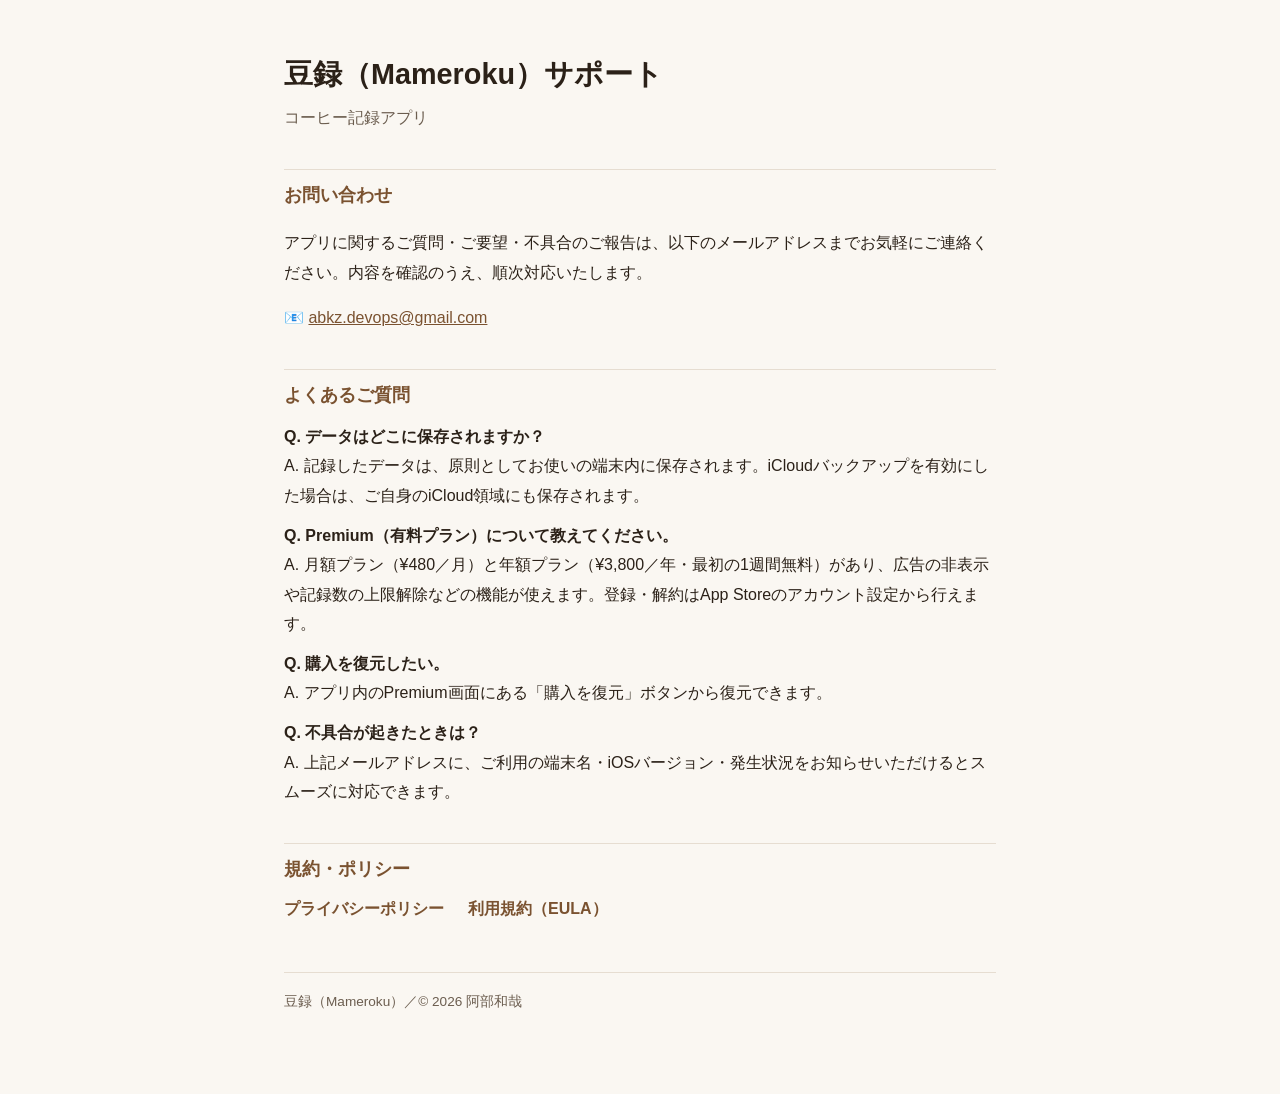
<file: index.html>
<!DOCTYPE html>
<html lang="ja">
<head>
  <meta charset="UTF-8">
  <meta http-equiv="refresh" content="0; url=./mameroku/">
  <link rel="canonical" href="./mameroku/">
  <title>豆録（Mameroku）</title>
</head>
<body>
  <p>豆録（Mameroku）のサポートページへ移動します。自動で切り替わらない場合は <a href="./mameroku/">こちら</a> をタップしてください。</p>
</body>
</html>
</file>
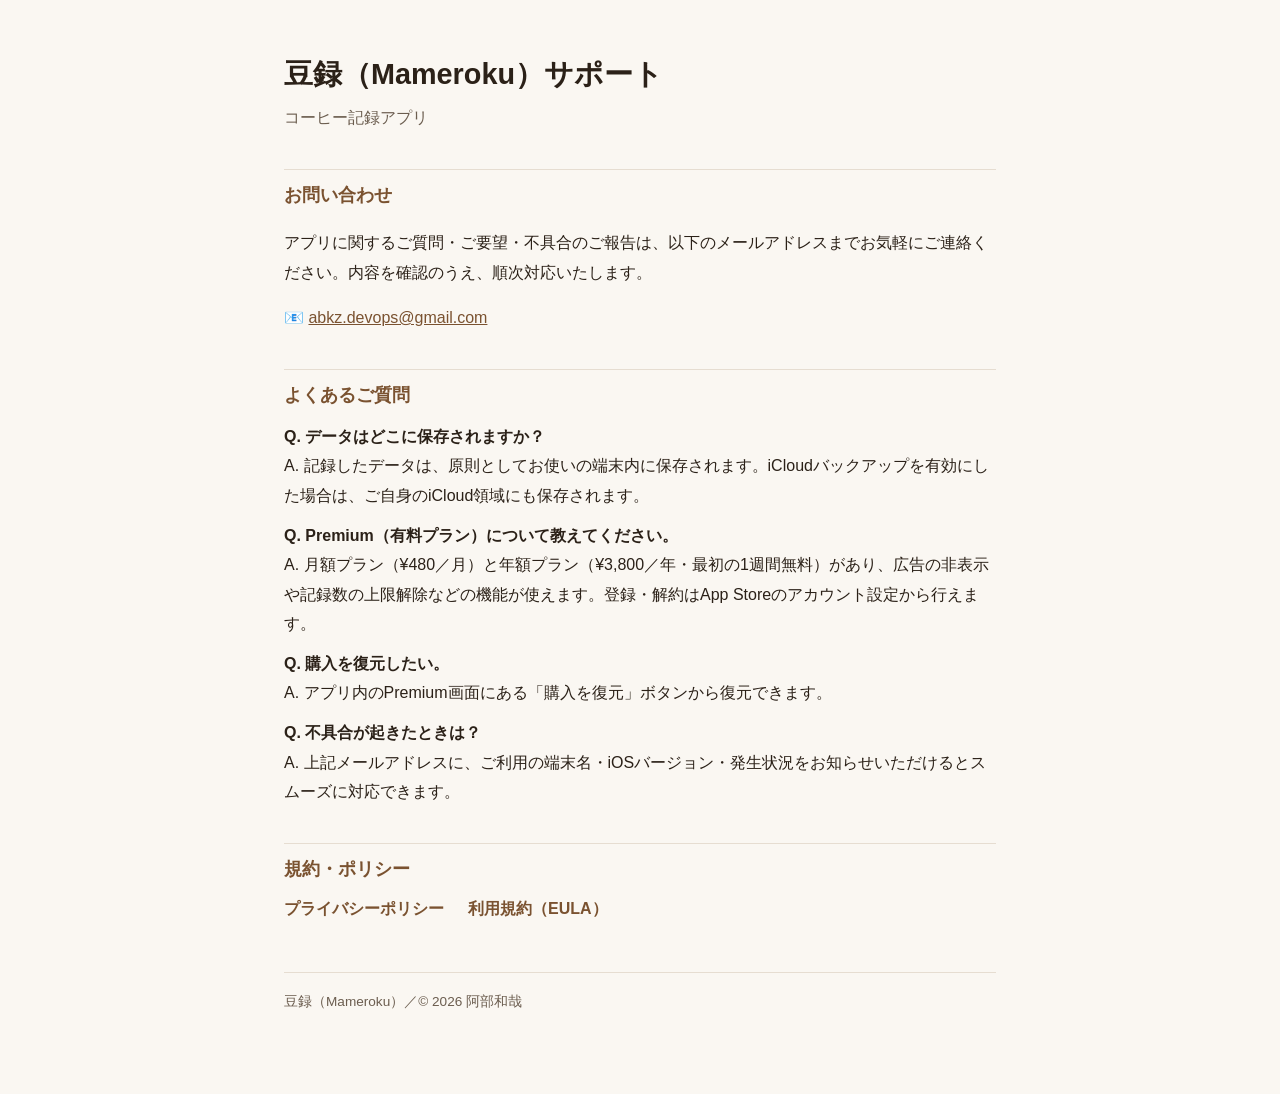
<file: mameroku/index.html>
<!DOCTYPE html>
<html lang="ja">
<head>
<meta charset="UTF-8">
<meta name="viewport" content="width=device-width, initial-scale=1.0">
<title>豆録（Mameroku）サポート</title>
<style>
  :root { --fg:#2b2118; --muted:#6b5d4f; --bg:#faf7f2; --accent:#7a5230; --line:#e6ddd1; }
  * { box-sizing:border-box; }
  body { margin:0; padding:0; background:var(--bg); color:var(--fg);
    font-family:-apple-system,BlinkMacSystemFont,"Hiragino Sans","Noto Sans JP",sans-serif;
    line-height:1.85; font-size:16px; }
  .wrap { max-width:760px; margin:0 auto; padding:48px 24px 80px; }
  h1 { font-size:1.8rem; margin:0 0 2px; }
  .sub { color:var(--muted); margin:0 0 28px; }
  h2 { font-size:1.15rem; margin:36px 0 8px; padding-top:8px; border-top:1px solid var(--line); color:var(--accent); }
  a { color:var(--accent); }
  .faq p { margin:10px 0; }
  .links { display:flex; gap:24px; flex-wrap:wrap; margin-top:8px; }
  .links a { font-weight:600; text-decoration:none; }
  footer { margin-top:48px; color:var(--muted); font-size:.85rem; border-top:1px solid var(--line); padding-top:16px; }
</style>
</head>
<body>
<div class="wrap">
  <h1>豆録（Mameroku）サポート</h1>
  <p class="sub">コーヒー記録アプリ</p>

  <h2>お問い合わせ</h2>
  <p>アプリに関するご質問・ご要望・不具合のご報告は、以下のメールアドレスまでお気軽にご連絡ください。内容を確認のうえ、順次対応いたします。</p>
  <p>📧 <a href="mailto:abkz.devops@gmail.com">abkz.devops@gmail.com</a></p>

  <h2>よくあるご質問</h2>
  <div class="faq">
    <p><strong>Q. データはどこに保存されますか？</strong><br>
    A. 記録したデータは、原則としてお使いの端末内に保存されます。iCloudバックアップを有効にした場合は、ご自身のiCloud領域にも保存されます。</p>
    <p><strong>Q. Premium（有料プラン）について教えてください。</strong><br>
    A. 月額プラン（¥480／月）と年額プラン（¥3,800／年・最初の1週間無料）があり、広告の非表示や記録数の上限解除などの機能が使えます。登録・解約はApp Storeのアカウント設定から行えます。</p>
    <p><strong>Q. 購入を復元したい。</strong><br>
    A. アプリ内のPremium画面にある「購入を復元」ボタンから復元できます。</p>
    <p><strong>Q. 不具合が起きたときは？</strong><br>
    A. 上記メールアドレスに、ご利用の端末名・iOSバージョン・発生状況をお知らせいただけるとスムーズに対応できます。</p>
  </div>

  <h2>規約・ポリシー</h2>
  <div class="links">
    <a href="./privacy-policy.html">プライバシーポリシー</a>
    <a href="./terms-of-service.html">利用規約（EULA）</a>
  </div>

  <footer>豆録（Mameroku）／© 2026 阿部和哉</footer>
</div>
</body>
</html>
</file>
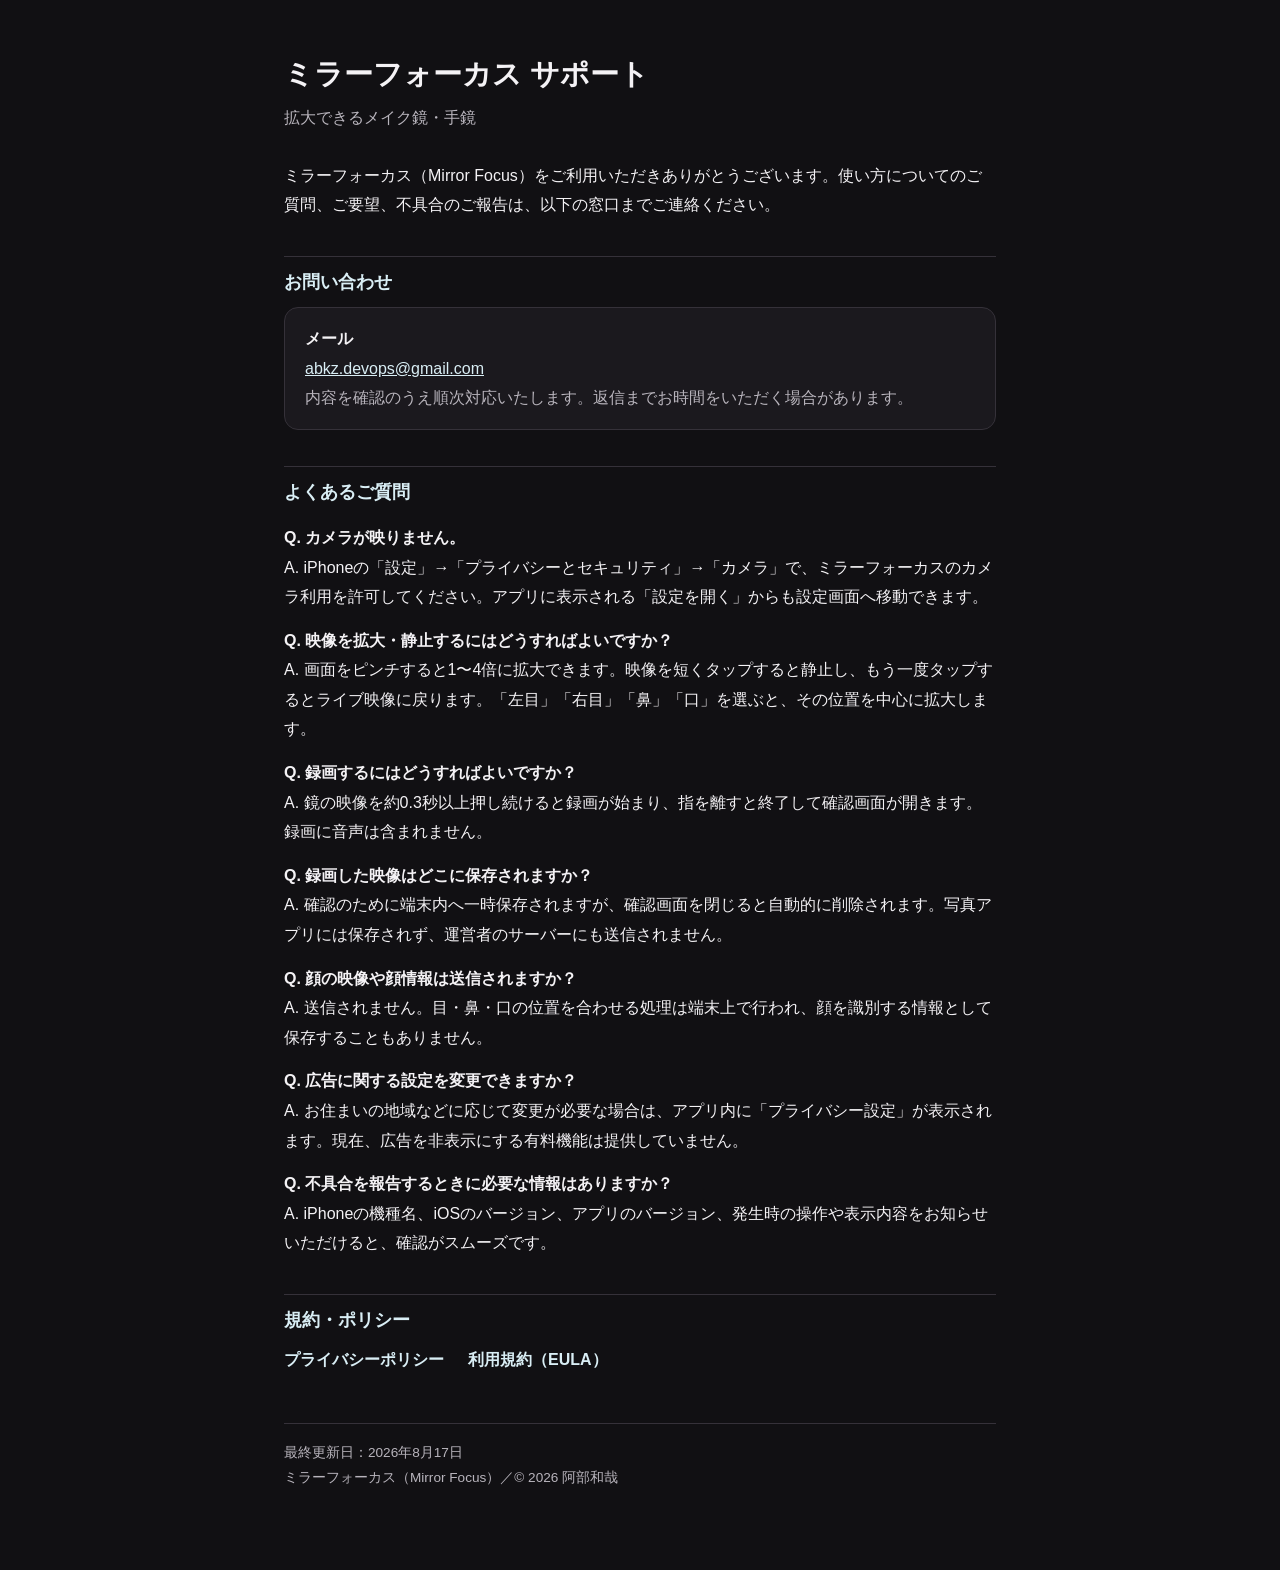
<file: MirrorFocus/index.html>
<!DOCTYPE html>
<html lang="ja">
<head>
<meta charset="UTF-8">
<meta name="viewport" content="width=device-width, initial-scale=1.0">
<meta name="description" content="ミラーフォーカス（Mirror Focus）のサポートページです。使い方、よくある質問、お問い合わせ先をご案内します。">
<title>ミラーフォーカス（Mirror Focus）サポート</title>
<style>
  :root { --fg:#f4f2f5; --muted:#b8b4bc; --bg:#111013; --panel:#1b191e; --accent:#d9eef5; --line:#353139; }
  * { box-sizing:border-box; }
  body { margin:0; padding:0; background:var(--bg); color:var(--fg);
    font-family:-apple-system,BlinkMacSystemFont,"Hiragino Sans","Noto Sans JP",sans-serif;
    line-height:1.85; font-size:16px; }
  .wrap { max-width:760px; margin:0 auto; padding:48px 24px 80px; }
  h1 { font-size:1.8rem; margin:0 0 2px; }
  .sub { color:var(--muted); margin:0 0 28px; }
  h2 { font-size:1.15rem; margin:36px 0 8px; padding-top:8px; border-top:1px solid var(--line); color:var(--accent); }
  a { color:var(--accent); }
  .contact { background:var(--panel); border:1px solid var(--line); border-radius:14px; padding:16px 20px; }
  .faq p { margin:14px 0; }
  .links { display:flex; gap:24px; flex-wrap:wrap; margin-top:8px; }
  .links a { font-weight:600; text-decoration:none; }
  footer { margin-top:48px; color:var(--muted); font-size:.85rem; border-top:1px solid var(--line); padding-top:16px; }
  @media (max-width:480px) { h1 { font-size:1.55rem; } }
</style>
</head>
<body>
<div class="wrap">
  <h1>ミラーフォーカス サポート</h1>
  <p class="sub">拡大できるメイク鏡・手鏡</p>

  <p>ミラーフォーカス（Mirror Focus）をご利用いただきありがとうございます。使い方についてのご質問、ご要望、不具合のご報告は、以下の窓口までご連絡ください。</p>

  <h2>お問い合わせ</h2>
  <div class="contact">
    <strong>メール</strong><br>
    <a href="mailto:abkz.devops@gmail.com">abkz.devops@gmail.com</a><br>
    <span class="sub">内容を確認のうえ順次対応いたします。返信までお時間をいただく場合があります。</span>
  </div>

  <h2>よくあるご質問</h2>
  <div class="faq">
    <p><strong>Q. カメラが映りません。</strong><br>
    A. iPhoneの「設定」→「プライバシーとセキュリティ」→「カメラ」で、ミラーフォーカスのカメラ利用を許可してください。アプリに表示される「設定を開く」からも設定画面へ移動できます。</p>

    <p><strong>Q. 映像を拡大・静止するにはどうすればよいですか？</strong><br>
    A. 画面をピンチすると1〜4倍に拡大できます。映像を短くタップすると静止し、もう一度タップするとライブ映像に戻ります。「左目」「右目」「鼻」「口」を選ぶと、その位置を中心に拡大します。</p>

    <p><strong>Q. 録画するにはどうすればよいですか？</strong><br>
    A. 鏡の映像を約0.3秒以上押し続けると録画が始まり、指を離すと終了して確認画面が開きます。録画に音声は含まれません。</p>

    <p><strong>Q. 録画した映像はどこに保存されますか？</strong><br>
    A. 確認のために端末内へ一時保存されますが、確認画面を閉じると自動的に削除されます。写真アプリには保存されず、運営者のサーバーにも送信されません。</p>

    <p><strong>Q. 顔の映像や顔情報は送信されますか？</strong><br>
    A. 送信されません。目・鼻・口の位置を合わせる処理は端末上で行われ、顔を識別する情報として保存することもありません。</p>

    <p><strong>Q. 広告に関する設定を変更できますか？</strong><br>
    A. お住まいの地域などに応じて変更が必要な場合は、アプリ内に「プライバシー設定」が表示されます。現在、広告を非表示にする有料機能は提供していません。</p>

    <p><strong>Q. 不具合を報告するときに必要な情報はありますか？</strong><br>
    A. iPhoneの機種名、iOSのバージョン、アプリのバージョン、発生時の操作や表示内容をお知らせいただけると、確認がスムーズです。</p>
  </div>

  <h2>規約・ポリシー</h2>
  <div class="links">
    <a href="./privacy-policy.html">プライバシーポリシー</a>
    <a href="./terms-of-service.html">利用規約（EULA）</a>
  </div>

  <footer>最終更新日：2026年8月17日<br>ミラーフォーカス（Mirror Focus）／© 2026 阿部和哉</footer>
</div>
</body>
</html>
</file>
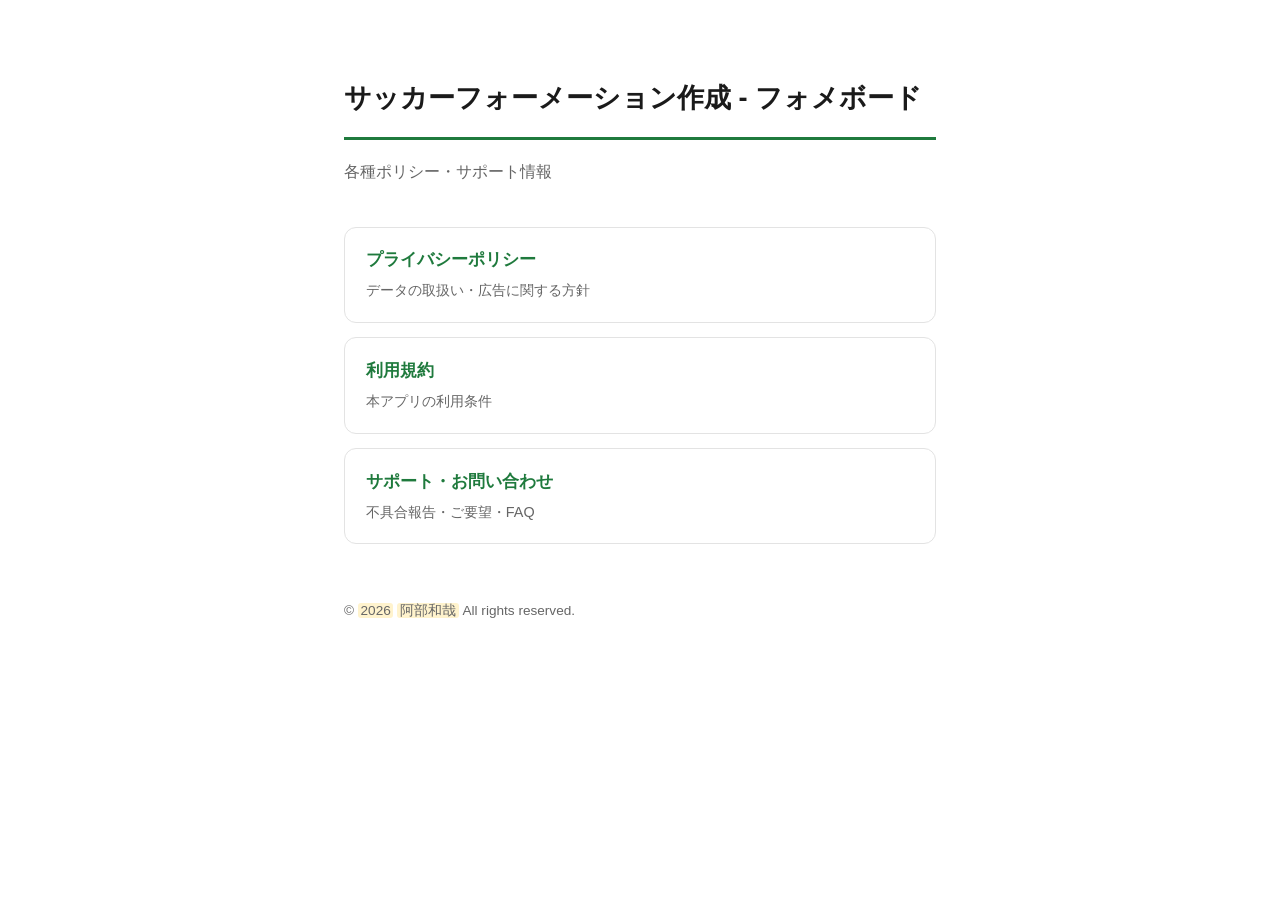
<file: SoccerFormation/index.html>
<!DOCTYPE html>
<html lang="ja">
<head>
<meta charset="UTF-8">
<meta name="viewport" content="width=device-width, initial-scale=1.0">
<title>フォメボード｜各種ポリシー</title>
<style>
:root{--fg:#1a1a1a;--muted:#666;--line:#e3e3e3;--accent:#1f7a3d;--bg:#fff;}
*{box-sizing:border-box;}
body{font-family:-apple-system,"Hiragino Kaku Gothic ProN","Hiragino Sans","Noto Sans JP",sans-serif;color:var(--fg);background:var(--bg);line-height:1.8;margin:0;}
.wrap{max-width:640px;margin:0 auto;padding:56px 24px 96px;}
h1{font-size:1.7rem;border-bottom:3px solid var(--accent);padding-bottom:.5em;}
.sub{color:var(--muted);margin-bottom:2.5em;}
a.card{display:block;border:1px solid var(--line);border-radius:12px;padding:1.1em 1.3em;margin:.9em 0;text-decoration:none;color:var(--fg);transition:.15s;}
a.card:hover{border-color:var(--accent);background:#f6faf7;}
a.card b{color:var(--accent);font-size:1.05rem;}
a.card span{display:block;color:var(--muted);font-size:.9rem;margin-top:.2em;}
.ph{background:#fff3cd;padding:0 .2em;border-radius:3px;}
footer{margin-top:4em;color:var(--muted);font-size:.85rem;}
</style>
</head>
<body>
<div class="wrap">
<h1>サッカーフォーメーション作成 - フォメボード</h1>
<p class="sub">各種ポリシー・サポート情報</p>

<a class="card" href="privacy-policy.html"><b>プライバシーポリシー</b><span>データの取扱い・広告に関する方針</span></a>
<a class="card" href="terms-of-use.html"><b>利用規約</b><span>本アプリの利用条件</span></a>
<a class="card" href="support.html"><b>サポート・お問い合わせ</b><span>不具合報告・ご要望・FAQ</span></a>

<footer>© <span class="ph">2026</span> <span class="ph">阿部和哉</span> All rights reserved.</footer>
</div>
</body>
</html>
</file>
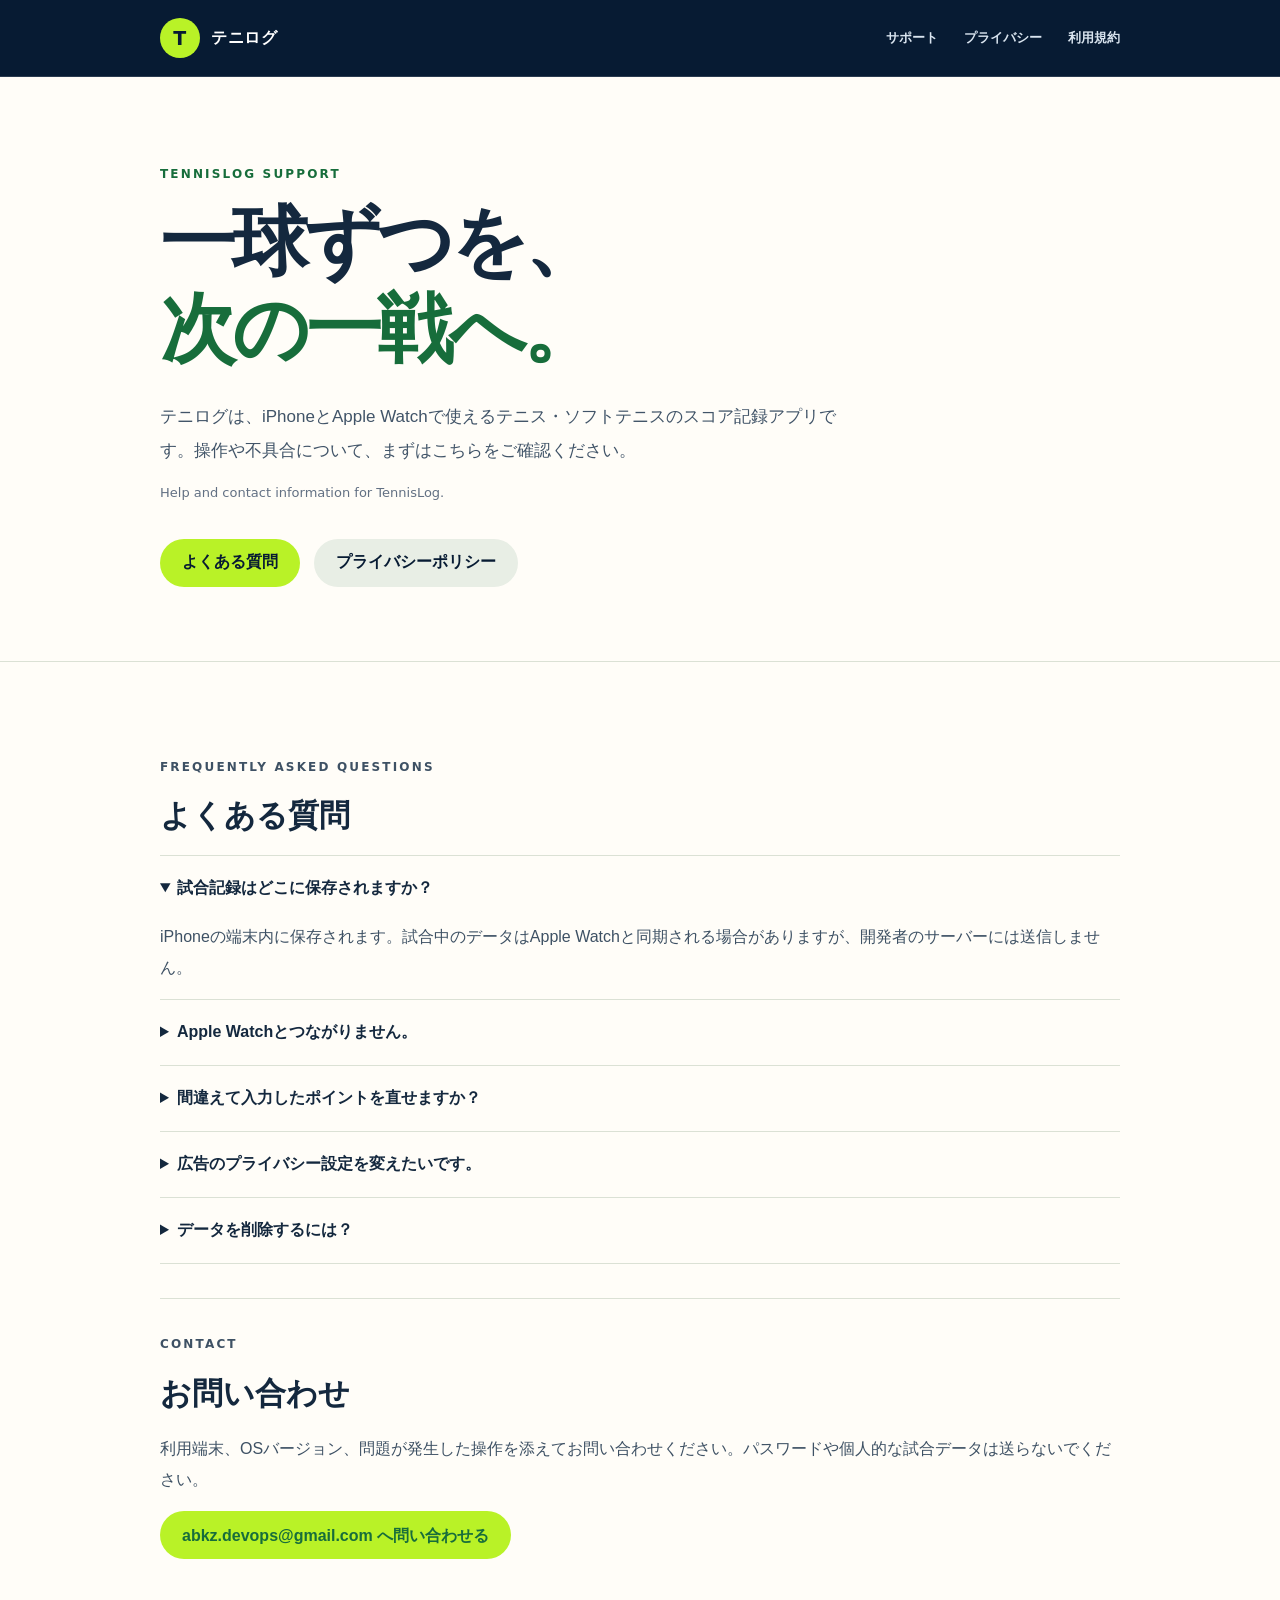
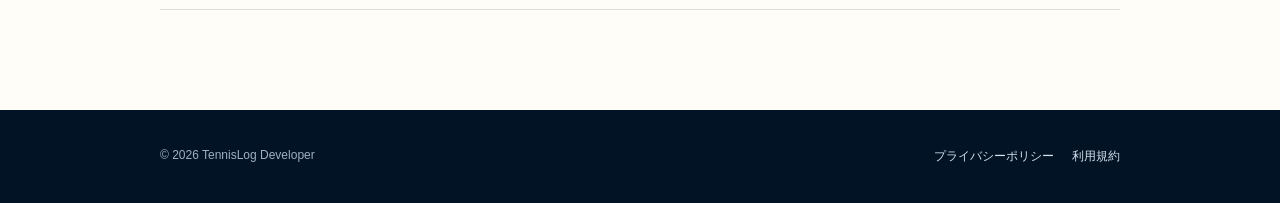
<file: TenniLog/index.html>
<!doctype html>
<html lang="ja">
<head>
  <meta charset="utf-8">
  <meta name="viewport" content="width=device-width, initial-scale=1">
  <title>テニログ | サポート</title>
  <meta name="description" content="テニログの公式サポートページです。使い方、よくある質問、お問い合わせ方法をご案内します。">
  <link rel="stylesheet" href="site.css">
</head>
<body>
  <header class="site-header">
    <div class="wrap header-inner">
      <a class="brand" href="index.html"><span class="brand-mark">T</span><span>テニログ</span></a>
      <nav aria-label="メインナビゲーション">
        <a href="index.html">サポート</a>
        <a href="privacy-policy.html">プライバシー</a>
        <a href="terms-of-service.html">利用規約</a>
      </nav>
    </div>
  </header>

  <main>
    <section class="hero">
      <div class="wrap">
        <p class="eyebrow">TENNISLOG SUPPORT</p>
        <h1>一球ずつを、<br><span>次の一戦へ。</span></h1>
        <p class="lead">テニログは、iPhoneとApple Watchで使えるテニス・ソフトテニスのスコア記録アプリです。操作や不具合について、まずはこちらをご確認ください。</p>
        <p class="english">Help and contact information for TennisLog.</p>
        <div class="actions">
          <a class="button" href="#faq">よくある質問</a>
          <a class="button secondary" href="privacy-policy.html">プライバシーポリシー</a>
        </div>
      </div>
    </section>

    <div class="wrap content">
      <section id="faq" class="faq">
        <p class="eyebrow">FREQUENTLY ASKED QUESTIONS</p>
        <h2>よくある質問</h2>
        <details open>
          <summary>試合記録はどこに保存されますか？</summary>
          <p>iPhoneの端末内に保存されます。試合中のデータはApple Watchと同期される場合がありますが、開発者のサーバーには送信しません。</p>
        </details>
        <details>
          <summary>Apple Watchとつながりません。</summary>
          <p>iPhoneとApple WatchのBluetoothとWi-Fiが有効か、Watchにテニログがインストールされているかを確認し、両方のアプリを開き直してください。</p>
        </details>
        <details>
          <summary>間違えて入力したポイントを直せますか？</summary>
          <p>試合画面の「1つ戻す」で直前のポイントを取り消せます。記録済みのポイント詳細はポイント履歴から修正できます。</p>
        </details>
        <details>
          <summary>広告のプライバシー設定を変えたいです。</summary>
          <p>変更が必要な地域では、ホーム画面右上にプライバシー設定ボタンが表示されます。そこから選択内容を変更できます。</p>
        </details>
        <details>
          <summary>データを削除するには？</summary>
          <p>試合履歴と登録選手はアプリ内から個別に削除できます。すべてのローカルデータを削除する場合は、iPhoneとApple Watchからアプリを削除してください。</p>
        </details>
      </section>

      <section id="contact">
        <p class="eyebrow">CONTACT</p>
        <h2>お問い合わせ</h2>
        <p>利用端末、OSバージョン、問題が発生した操作を添えてお問い合わせください。パスワードや個人的な試合データは送らないでください。</p>
        <p><a class="button" href="mailto:abkz.devops@gmail.com?subject=%E3%83%86%E3%83%8B%E3%83%AD%E3%82%B0%20%E3%82%B5%E3%83%9D%E3%83%BC%E3%83%88">abkz.devops@gmail.com へ問い合わせる</a></p>
      </section>
    </div>
  </main>

  <footer class="site-footer">
    <div class="wrap footer-inner">
      <span>© 2026 TennisLog Developer</span>
      <span class="footer-links"><a href="privacy-policy.html">プライバシーポリシー</a><a href="terms-of-service.html">利用規約</a></span>
    </div>
  </footer>
</body>
</html>
</file>
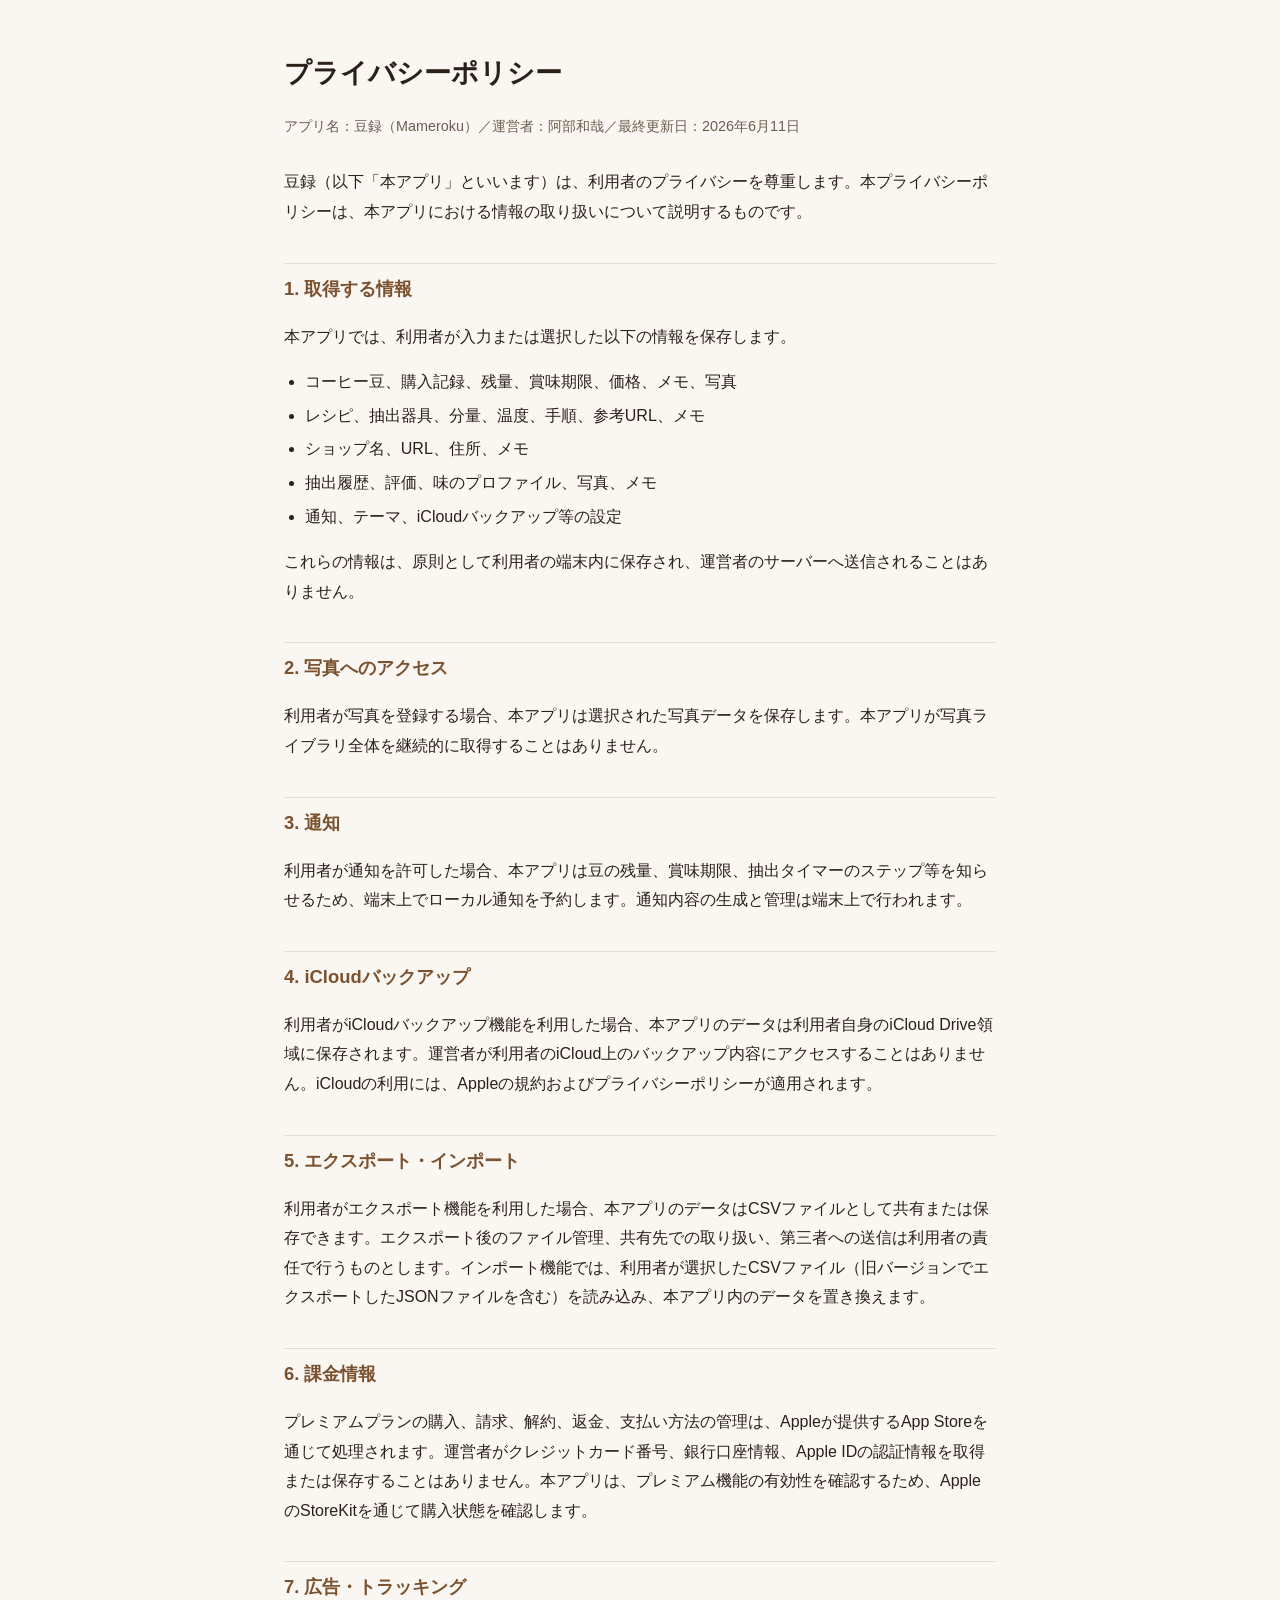
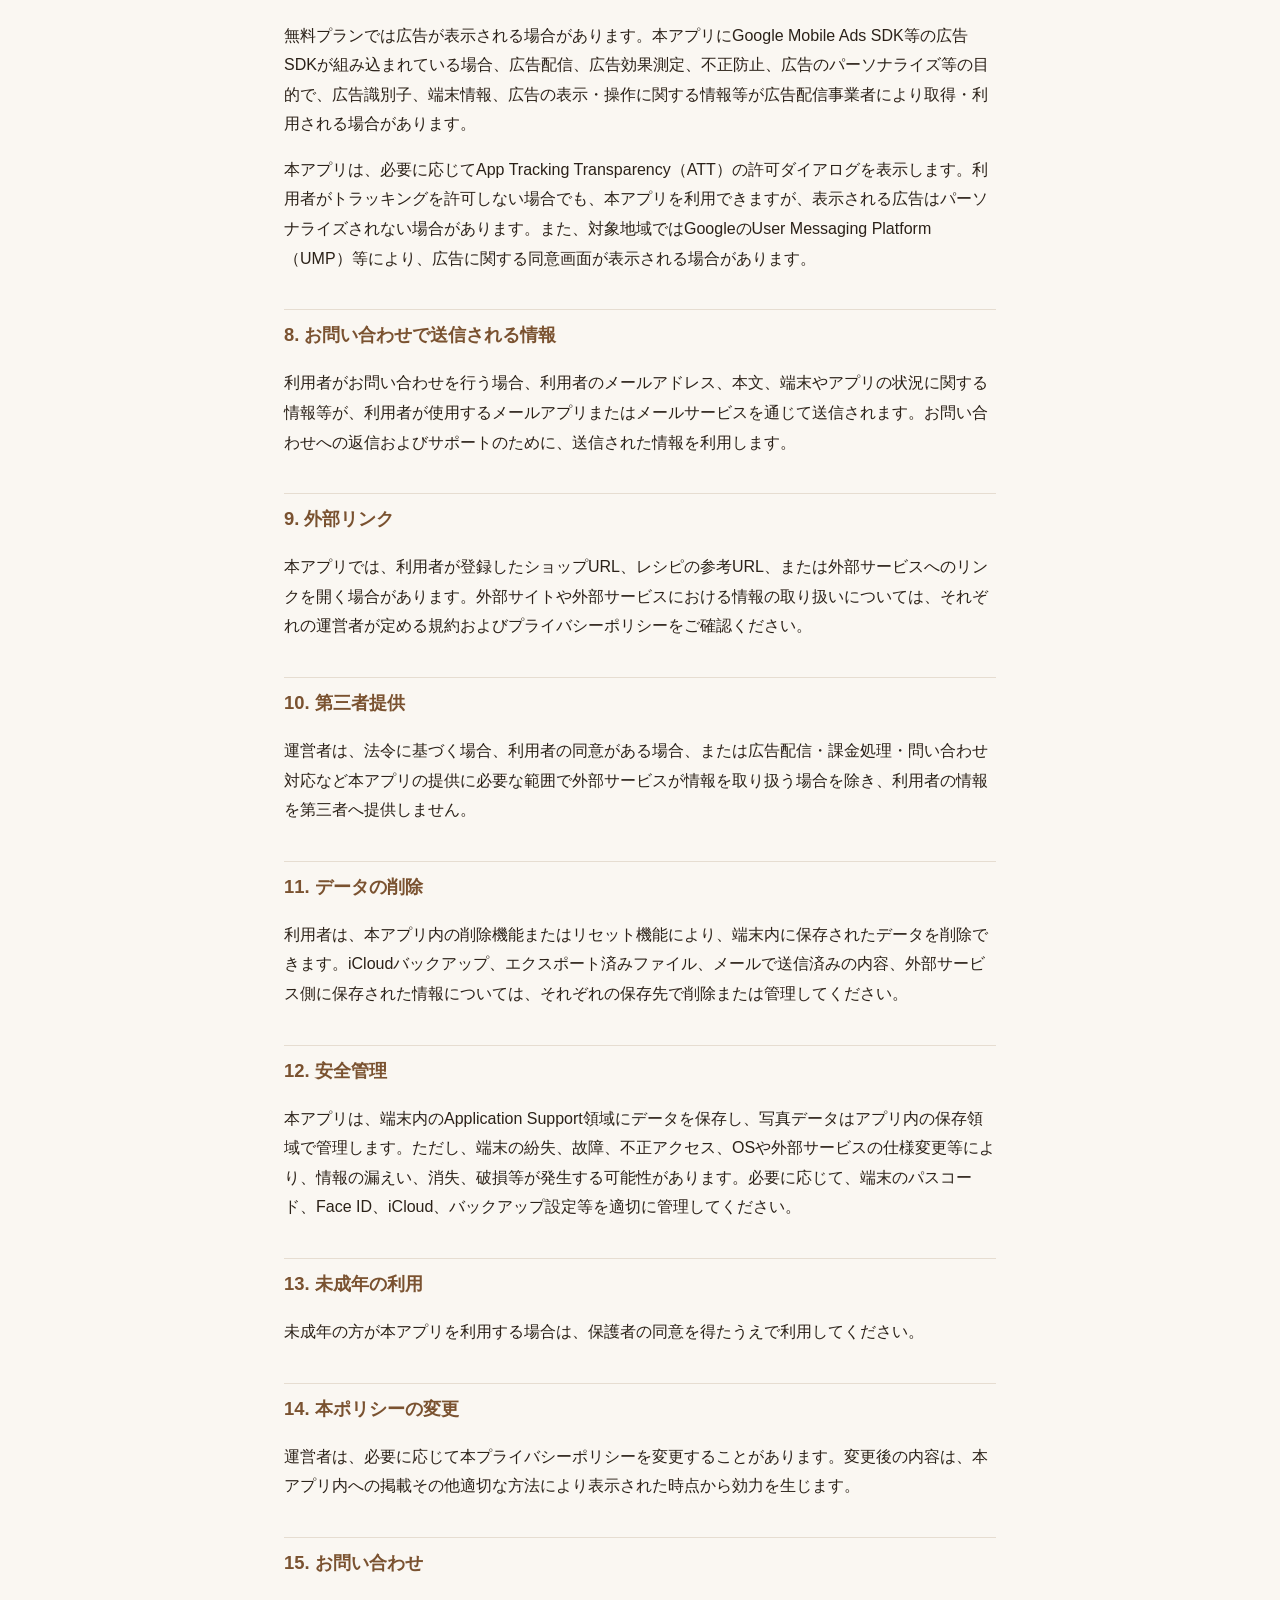
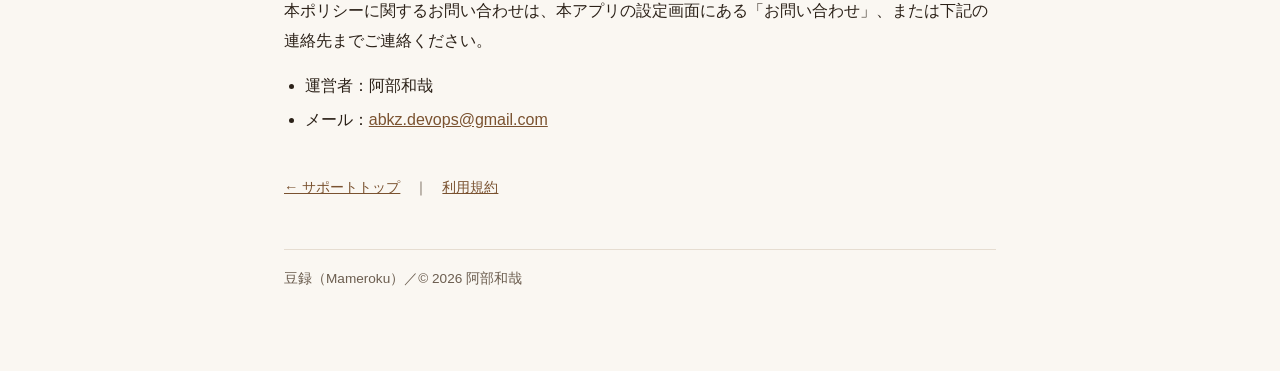
<file: mameroku/privacy-policy.html>
<!DOCTYPE html>
<html lang="ja">
<head>
<meta charset="UTF-8">
<meta name="viewport" content="width=device-width, initial-scale=1.0">
<title>プライバシーポリシー｜豆録（Mameroku）</title>
<style>
  :root { --fg:#2b2118; --muted:#6b5d4f; --bg:#faf7f2; --accent:#7a5230; --line:#e6ddd1; }
  * { box-sizing:border-box; }
  body { margin:0; padding:0; background:var(--bg); color:var(--fg);
    font-family:-apple-system,BlinkMacSystemFont,"Hiragino Sans","Noto Sans JP",sans-serif;
    line-height:1.85; font-size:16px; }
  .wrap { max-width:760px; margin:0 auto; padding:48px 24px 80px; }
  h1 { font-size:1.7rem; margin:0 0 4px; }
  h2 { font-size:1.15rem; margin:36px 0 8px; padding-top:8px; border-top:1px solid var(--line); color:var(--accent); }
  .meta { color:var(--muted); font-size:.9rem; margin-bottom:28px; }
  a { color:var(--accent); }
  ul { padding-left:1.3em; }
  li { margin:4px 0; }
  .lead { margin-bottom:24px; }
  footer { margin-top:48px; color:var(--muted); font-size:.85rem; border-top:1px solid var(--line); padding-top:16px; }
</style>
</head>
<body>
<div class="wrap">
  <h1>プライバシーポリシー</h1>
  <p class="meta">アプリ名：豆録（Mameroku）／運営者：阿部和哉／最終更新日：2026年6月11日</p>

  <p class="lead">豆録（以下「本アプリ」といいます）は、利用者のプライバシーを尊重します。本プライバシーポリシーは、本アプリにおける情報の取り扱いについて説明するものです。</p>

  <h2>1. 取得する情報</h2>
  <p>本アプリでは、利用者が入力または選択した以下の情報を保存します。</p>
  <ul>
    <li>コーヒー豆、購入記録、残量、賞味期限、価格、メモ、写真</li>
    <li>レシピ、抽出器具、分量、温度、手順、参考URL、メモ</li>
    <li>ショップ名、URL、住所、メモ</li>
    <li>抽出履歴、評価、味のプロファイル、写真、メモ</li>
    <li>通知、テーマ、iCloudバックアップ等の設定</li>
  </ul>
  <p>これらの情報は、原則として利用者の端末内に保存され、運営者のサーバーへ送信されることはありません。</p>

  <h2>2. 写真へのアクセス</h2>
  <p>利用者が写真を登録する場合、本アプリは選択された写真データを保存します。本アプリが写真ライブラリ全体を継続的に取得することはありません。</p>

  <h2>3. 通知</h2>
  <p>利用者が通知を許可した場合、本アプリは豆の残量、賞味期限、抽出タイマーのステップ等を知らせるため、端末上でローカル通知を予約します。通知内容の生成と管理は端末上で行われます。</p>

  <h2>4. iCloudバックアップ</h2>
  <p>利用者がiCloudバックアップ機能を利用した場合、本アプリのデータは利用者自身のiCloud Drive領域に保存されます。運営者が利用者のiCloud上のバックアップ内容にアクセスすることはありません。iCloudの利用には、Appleの規約およびプライバシーポリシーが適用されます。</p>

  <h2>5. エクスポート・インポート</h2>
  <p>利用者がエクスポート機能を利用した場合、本アプリのデータはCSVファイルとして共有または保存できます。エクスポート後のファイル管理、共有先での取り扱い、第三者への送信は利用者の責任で行うものとします。インポート機能では、利用者が選択したCSVファイル（旧バージョンでエクスポートしたJSONファイルを含む）を読み込み、本アプリ内のデータを置き換えます。</p>

  <h2>6. 課金情報</h2>
  <p>プレミアムプランの購入、請求、解約、返金、支払い方法の管理は、Appleが提供するApp Storeを通じて処理されます。運営者がクレジットカード番号、銀行口座情報、Apple IDの認証情報を取得または保存することはありません。本アプリは、プレミアム機能の有効性を確認するため、AppleのStoreKitを通じて購入状態を確認します。</p>

  <h2>7. 広告・トラッキング</h2>
  <p>無料プランでは広告が表示される場合があります。本アプリにGoogle Mobile Ads SDK等の広告SDKが組み込まれている場合、広告配信、広告効果測定、不正防止、広告のパーソナライズ等の目的で、広告識別子、端末情報、広告の表示・操作に関する情報等が広告配信事業者により取得・利用される場合があります。</p>
  <p>本アプリは、必要に応じてApp Tracking Transparency（ATT）の許可ダイアログを表示します。利用者がトラッキングを許可しない場合でも、本アプリを利用できますが、表示される広告はパーソナライズされない場合があります。また、対象地域ではGoogleのUser Messaging Platform（UMP）等により、広告に関する同意画面が表示される場合があります。</p>

  <h2>8. お問い合わせで送信される情報</h2>
  <p>利用者がお問い合わせを行う場合、利用者のメールアドレス、本文、端末やアプリの状況に関する情報等が、利用者が使用するメールアプリまたはメールサービスを通じて送信されます。お問い合わせへの返信およびサポートのために、送信された情報を利用します。</p>

  <h2>9. 外部リンク</h2>
  <p>本アプリでは、利用者が登録したショップURL、レシピの参考URL、または外部サービスへのリンクを開く場合があります。外部サイトや外部サービスにおける情報の取り扱いについては、それぞれの運営者が定める規約およびプライバシーポリシーをご確認ください。</p>

  <h2>10. 第三者提供</h2>
  <p>運営者は、法令に基づく場合、利用者の同意がある場合、または広告配信・課金処理・問い合わせ対応など本アプリの提供に必要な範囲で外部サービスが情報を取り扱う場合を除き、利用者の情報を第三者へ提供しません。</p>

  <h2>11. データの削除</h2>
  <p>利用者は、本アプリ内の削除機能またはリセット機能により、端末内に保存されたデータを削除できます。iCloudバックアップ、エクスポート済みファイル、メールで送信済みの内容、外部サービス側に保存された情報については、それぞれの保存先で削除または管理してください。</p>

  <h2>12. 安全管理</h2>
  <p>本アプリは、端末内のApplication Support領域にデータを保存し、写真データはアプリ内の保存領域で管理します。ただし、端末の紛失、故障、不正アクセス、OSや外部サービスの仕様変更等により、情報の漏えい、消失、破損等が発生する可能性があります。必要に応じて、端末のパスコード、Face ID、iCloud、バックアップ設定等を適切に管理してください。</p>

  <h2>13. 未成年の利用</h2>
  <p>未成年の方が本アプリを利用する場合は、保護者の同意を得たうえで利用してください。</p>

  <h2>14. 本ポリシーの変更</h2>
  <p>運営者は、必要に応じて本プライバシーポリシーを変更することがあります。変更後の内容は、本アプリ内への掲載その他適切な方法により表示された時点から効力を生じます。</p>

  <h2>15. お問い合わせ</h2>
  <p>本ポリシーに関するお問い合わせは、本アプリの設定画面にある「お問い合わせ」、または下記の連絡先までご連絡ください。</p>
  <ul>
    <li>運営者：阿部和哉</li>
    <li>メール：<a href="mailto:abkz.devops@gmail.com">abkz.devops@gmail.com</a></li>
  </ul>

  <p class="meta" style="margin-top:40px"><a href="./index.html">← サポートトップ</a>　｜　<a href="./terms-of-service.html">利用規約</a></p>
  <footer>豆録（Mameroku）／© 2026 阿部和哉</footer>
</div>
</body>
</html>
</file>
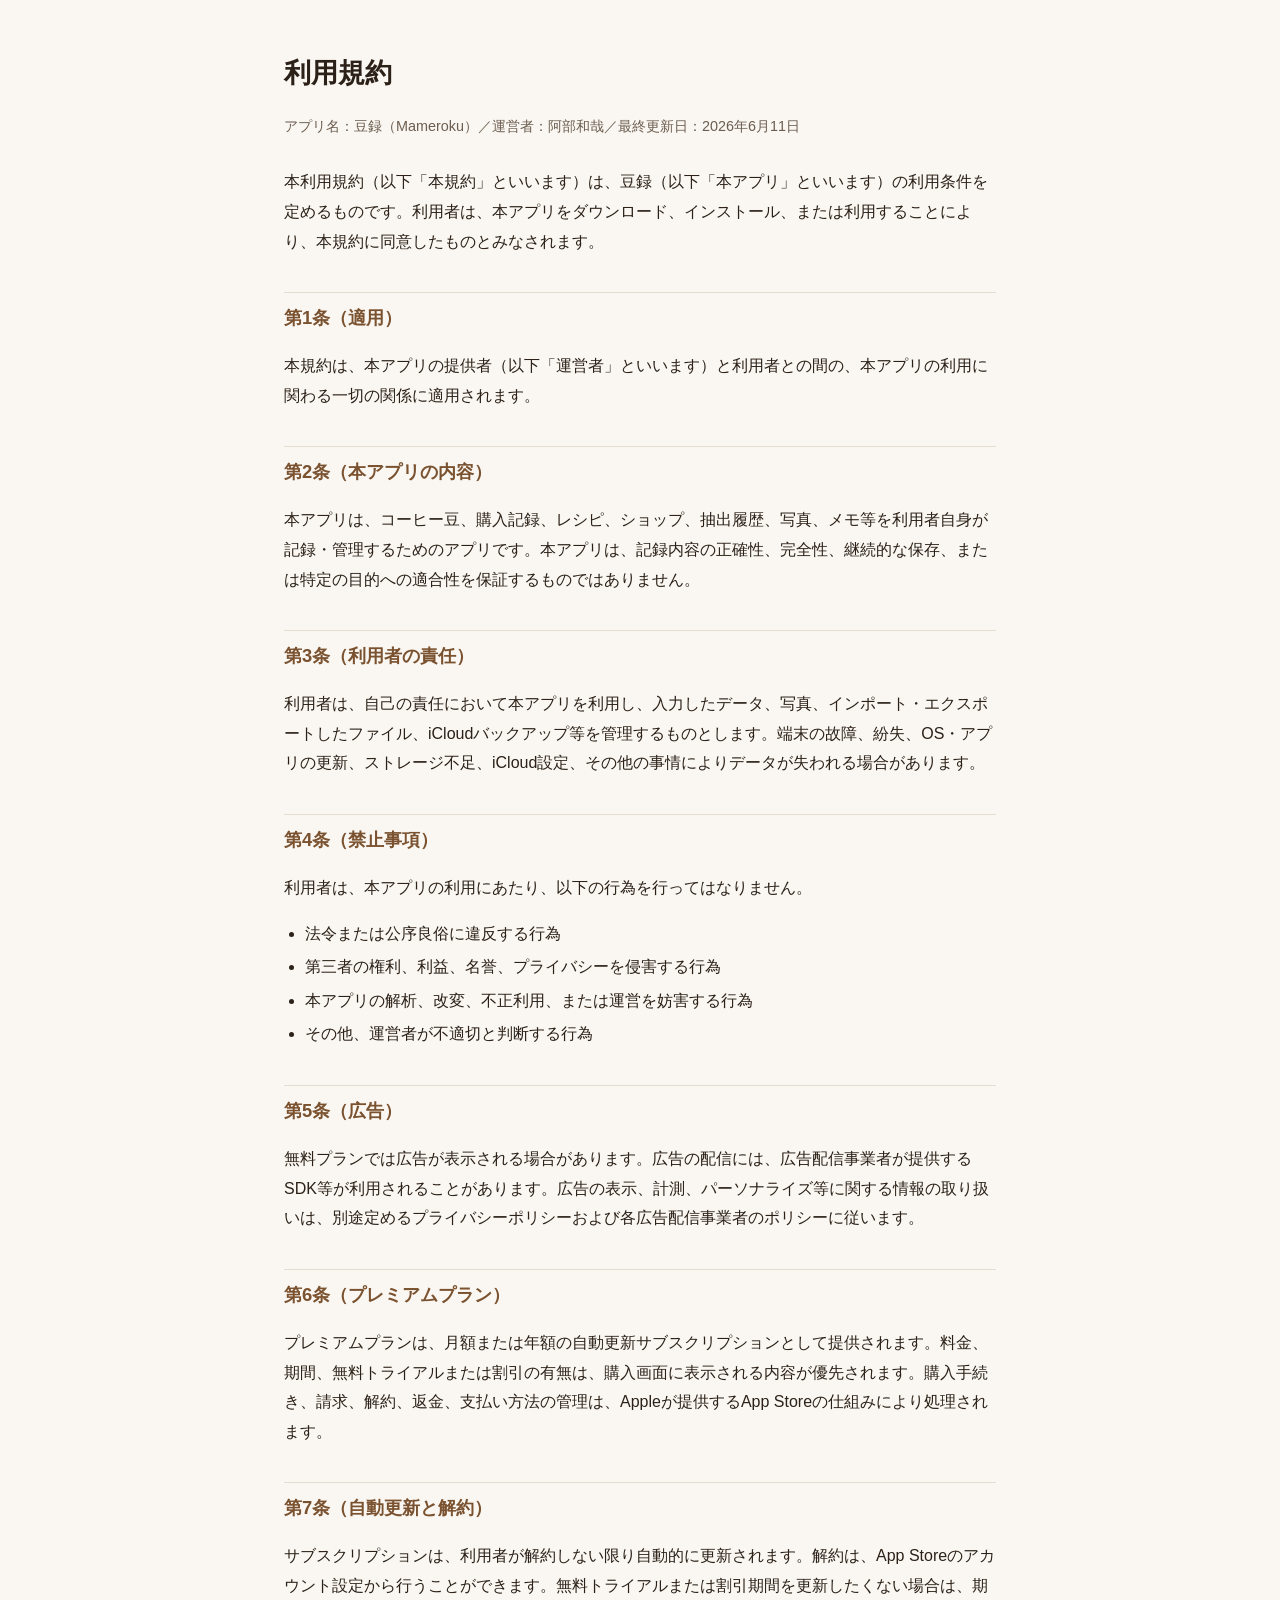
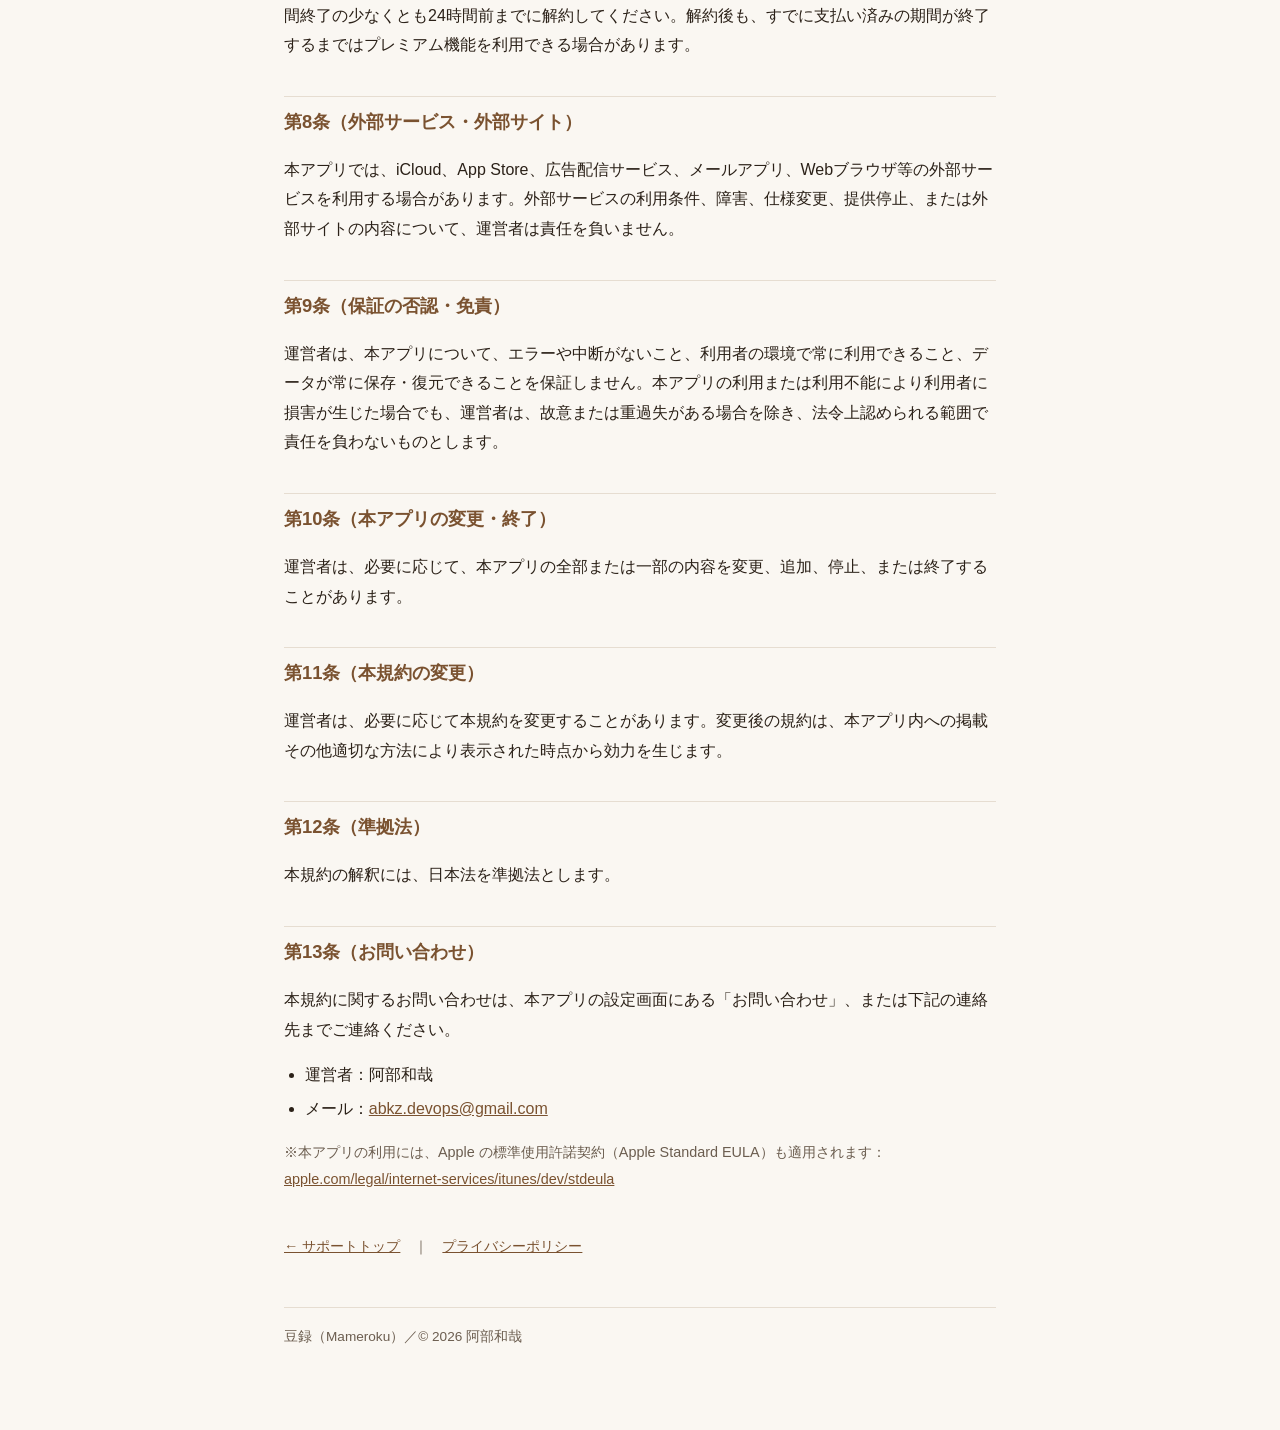
<file: mameroku/terms-of-service.html>
<!DOCTYPE html>
<html lang="ja">
<head>
<meta charset="UTF-8">
<meta name="viewport" content="width=device-width, initial-scale=1.0">
<title>利用規約｜豆録（Mameroku）</title>
<style>
  :root { --fg:#2b2118; --muted:#6b5d4f; --bg:#faf7f2; --accent:#7a5230; --line:#e6ddd1; }
  * { box-sizing:border-box; }
  body { margin:0; padding:0; background:var(--bg); color:var(--fg);
    font-family:-apple-system,BlinkMacSystemFont,"Hiragino Sans","Noto Sans JP",sans-serif;
    line-height:1.85; font-size:16px; }
  .wrap { max-width:760px; margin:0 auto; padding:48px 24px 80px; }
  h1 { font-size:1.7rem; margin:0 0 4px; }
  h2 { font-size:1.15rem; margin:36px 0 8px; padding-top:8px; border-top:1px solid var(--line); color:var(--accent); }
  .meta { color:var(--muted); font-size:.9rem; margin-bottom:28px; }
  a { color:var(--accent); }
  ul { padding-left:1.3em; }
  li { margin:4px 0; }
  .lead { margin-bottom:24px; }
  footer { margin-top:48px; color:var(--muted); font-size:.85rem; border-top:1px solid var(--line); padding-top:16px; }
</style>
</head>
<body>
<div class="wrap">
  <h1>利用規約</h1>
  <p class="meta">アプリ名：豆録（Mameroku）／運営者：阿部和哉／最終更新日：2026年6月11日</p>

  <p class="lead">本利用規約（以下「本規約」といいます）は、豆録（以下「本アプリ」といいます）の利用条件を定めるものです。利用者は、本アプリをダウンロード、インストール、または利用することにより、本規約に同意したものとみなされます。</p>

  <h2>第1条（適用）</h2>
  <p>本規約は、本アプリの提供者（以下「運営者」といいます）と利用者との間の、本アプリの利用に関わる一切の関係に適用されます。</p>

  <h2>第2条（本アプリの内容）</h2>
  <p>本アプリは、コーヒー豆、購入記録、レシピ、ショップ、抽出履歴、写真、メモ等を利用者自身が記録・管理するためのアプリです。本アプリは、記録内容の正確性、完全性、継続的な保存、または特定の目的への適合性を保証するものではありません。</p>

  <h2>第3条（利用者の責任）</h2>
  <p>利用者は、自己の責任において本アプリを利用し、入力したデータ、写真、インポート・エクスポートしたファイル、iCloudバックアップ等を管理するものとします。端末の故障、紛失、OS・アプリの更新、ストレージ不足、iCloud設定、その他の事情によりデータが失われる場合があります。</p>

  <h2>第4条（禁止事項）</h2>
  <p>利用者は、本アプリの利用にあたり、以下の行為を行ってはなりません。</p>
  <ul>
    <li>法令または公序良俗に違反する行為</li>
    <li>第三者の権利、利益、名誉、プライバシーを侵害する行為</li>
    <li>本アプリの解析、改変、不正利用、または運営を妨害する行為</li>
    <li>その他、運営者が不適切と判断する行為</li>
  </ul>

  <h2>第5条（広告）</h2>
  <p>無料プランでは広告が表示される場合があります。広告の配信には、広告配信事業者が提供するSDK等が利用されることがあります。広告の表示、計測、パーソナライズ等に関する情報の取り扱いは、別途定めるプライバシーポリシーおよび各広告配信事業者のポリシーに従います。</p>

  <h2>第6条（プレミアムプラン）</h2>
  <p>プレミアムプランは、月額または年額の自動更新サブスクリプションとして提供されます。料金、期間、無料トライアルまたは割引の有無は、購入画面に表示される内容が優先されます。購入手続き、請求、解約、返金、支払い方法の管理は、Appleが提供するApp Storeの仕組みにより処理されます。</p>

  <h2>第7条（自動更新と解約）</h2>
  <p>サブスクリプションは、利用者が解約しない限り自動的に更新されます。解約は、App Storeのアカウント設定から行うことができます。無料トライアルまたは割引期間を更新したくない場合は、期間終了の少なくとも24時間前までに解約してください。解約後も、すでに支払い済みの期間が終了するまではプレミアム機能を利用できる場合があります。</p>

  <h2>第8条（外部サービス・外部サイト）</h2>
  <p>本アプリでは、iCloud、App Store、広告配信サービス、メールアプリ、Webブラウザ等の外部サービスを利用する場合があります。外部サービスの利用条件、障害、仕様変更、提供停止、または外部サイトの内容について、運営者は責任を負いません。</p>

  <h2>第9条（保証の否認・免責）</h2>
  <p>運営者は、本アプリについて、エラーや中断がないこと、利用者の環境で常に利用できること、データが常に保存・復元できることを保証しません。本アプリの利用または利用不能により利用者に損害が生じた場合でも、運営者は、故意または重過失がある場合を除き、法令上認められる範囲で責任を負わないものとします。</p>

  <h2>第10条（本アプリの変更・終了）</h2>
  <p>運営者は、必要に応じて、本アプリの全部または一部の内容を変更、追加、停止、または終了することがあります。</p>

  <h2>第11条（本規約の変更）</h2>
  <p>運営者は、必要に応じて本規約を変更することがあります。変更後の規約は、本アプリ内への掲載その他適切な方法により表示された時点から効力を生じます。</p>

  <h2>第12条（準拠法）</h2>
  <p>本規約の解釈には、日本法を準拠法とします。</p>

  <h2>第13条（お問い合わせ）</h2>
  <p>本規約に関するお問い合わせは、本アプリの設定画面にある「お問い合わせ」、または下記の連絡先までご連絡ください。</p>
  <ul>
    <li>運営者：阿部和哉</li>
    <li>メール：<a href="mailto:abkz.devops@gmail.com">abkz.devops@gmail.com</a></li>
  </ul>

  <p class="meta">※本アプリの利用には、Apple の標準使用許諾契約（Apple Standard EULA）も適用されます：<a href="https://www.apple.com/legal/internet-services/itunes/dev/stdeula/" target="_blank" rel="noopener">apple.com/legal/internet-services/itunes/dev/stdeula</a></p>

  <p class="meta" style="margin-top:40px"><a href="./index.html">← サポートトップ</a>　｜　<a href="./privacy-policy.html">プライバシーポリシー</a></p>
  <footer>豆録（Mameroku）／© 2026 阿部和哉</footer>
</div>
</body>
</html>
</file>
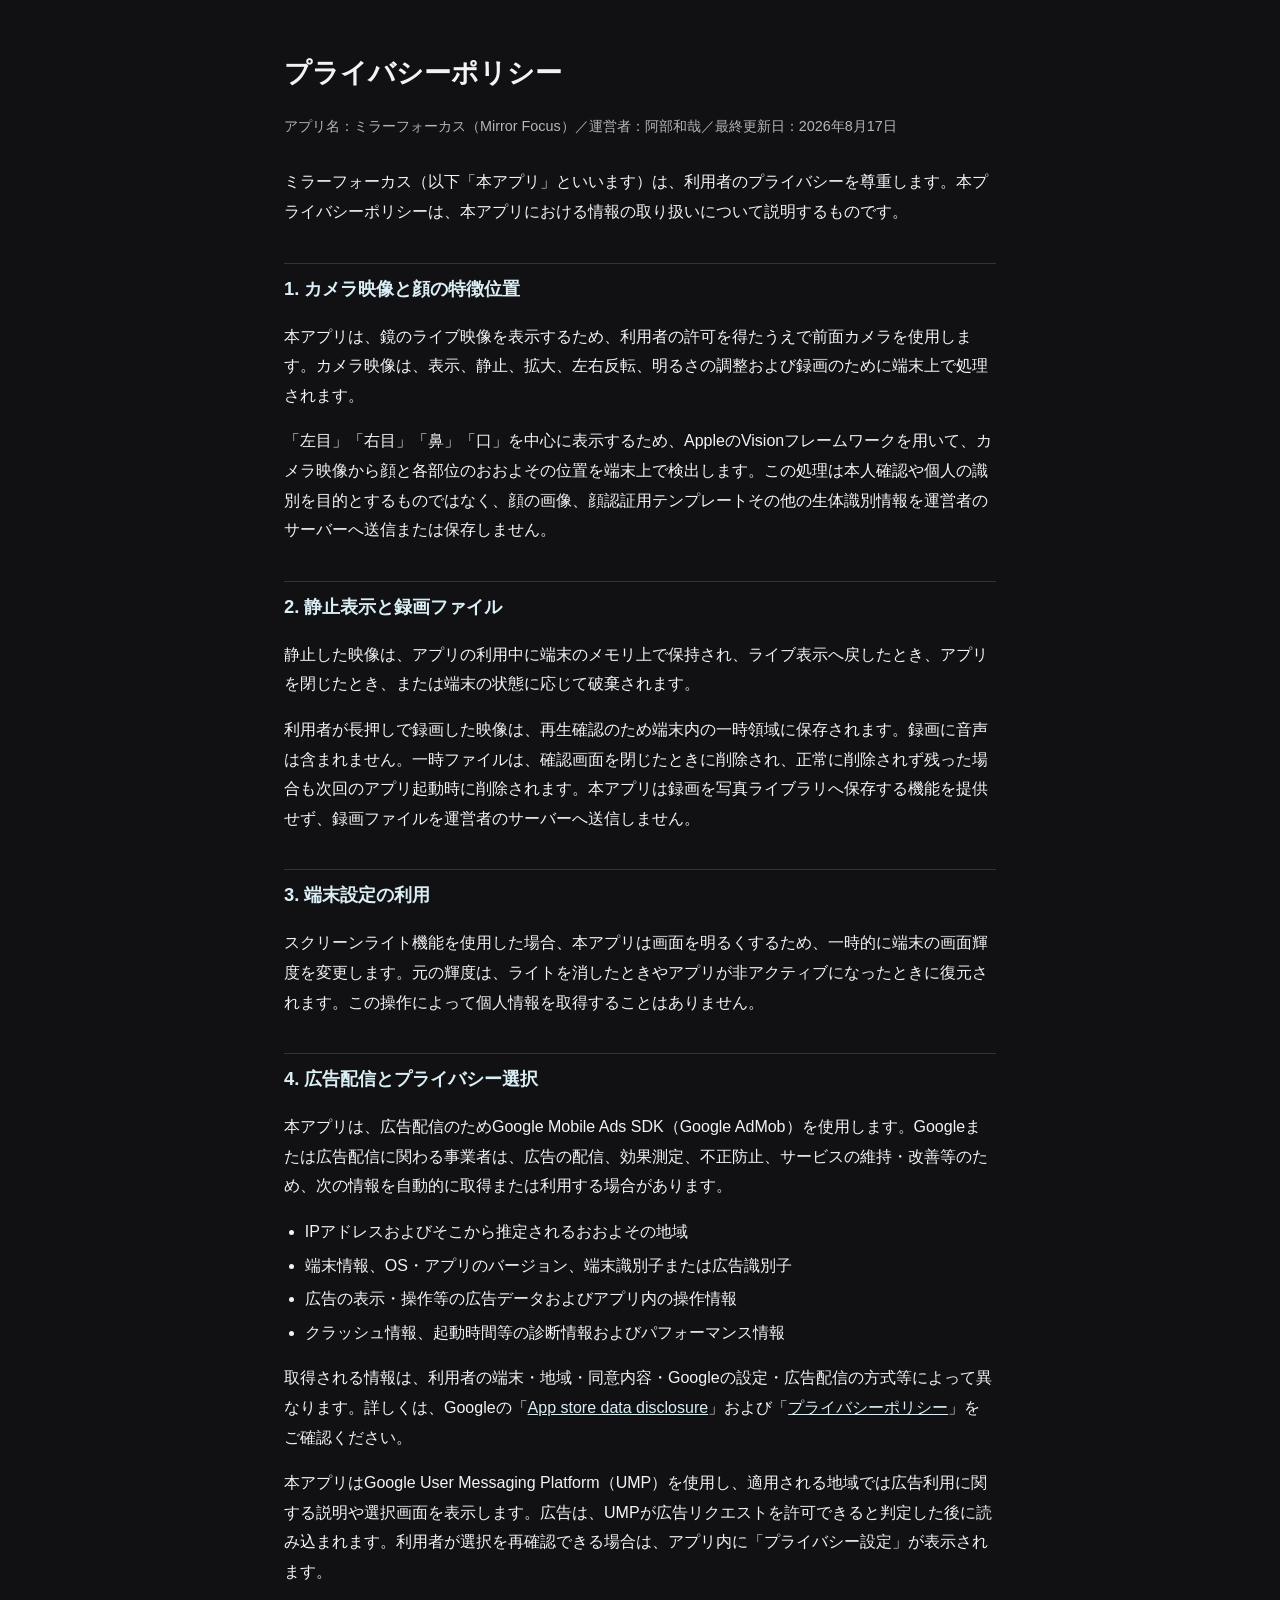
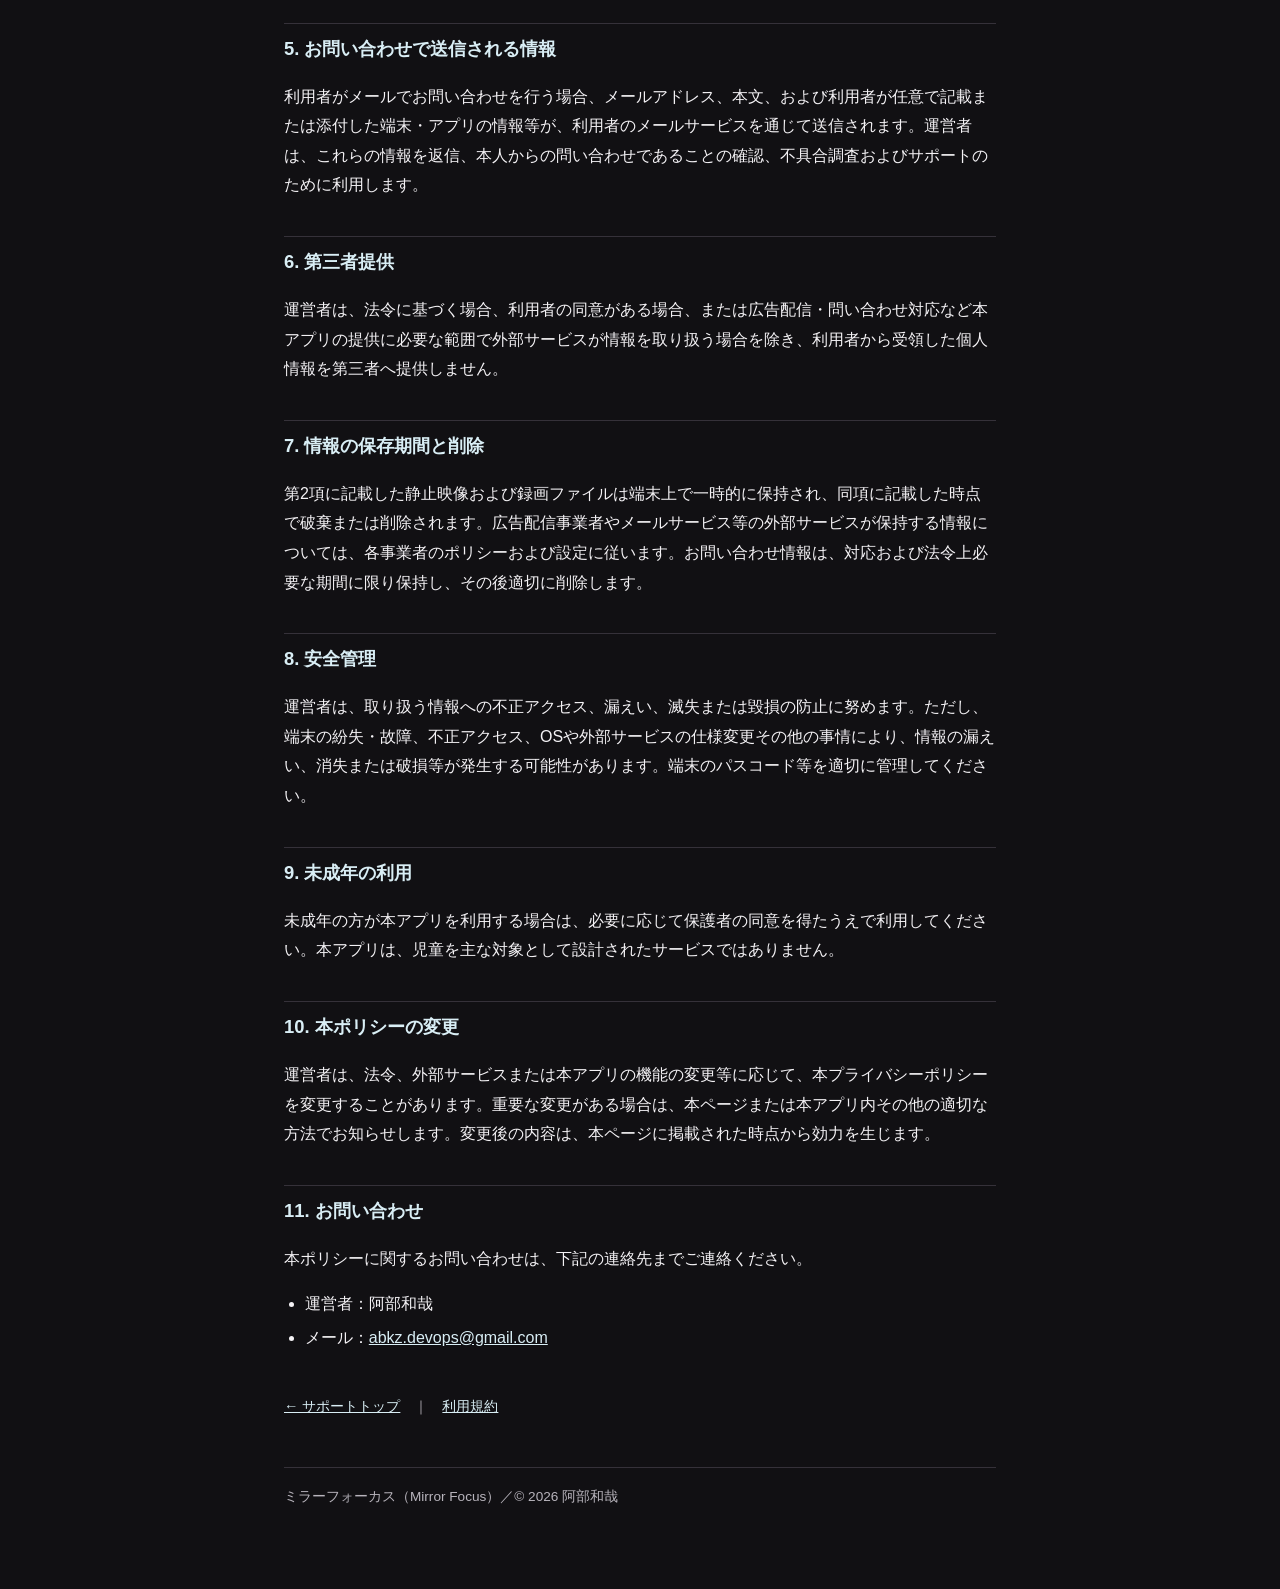
<file: MirrorFocus/privacy-policy.html>
<!DOCTYPE html>
<html lang="ja">
<head>
<meta charset="UTF-8">
<meta name="viewport" content="width=device-width, initial-scale=1.0">
<meta name="description" content="ミラーフォーカス（Mirror Focus）のプライバシーポリシーです。">
<title>プライバシーポリシー｜ミラーフォーカス</title>
<style>
  :root { --fg:#f4f2f5; --muted:#b8b4bc; --bg:#111013; --accent:#d9eef5; --line:#353139; }
  * { box-sizing:border-box; }
  body { margin:0; padding:0; background:var(--bg); color:var(--fg);
    font-family:-apple-system,BlinkMacSystemFont,"Hiragino Sans","Noto Sans JP",sans-serif;
    line-height:1.85; font-size:16px; }
  .wrap { max-width:760px; margin:0 auto; padding:48px 24px 80px; }
  h1 { font-size:1.7rem; margin:0 0 4px; }
  h2 { font-size:1.15rem; margin:36px 0 8px; padding-top:8px; border-top:1px solid var(--line); color:var(--accent); }
  .meta { color:var(--muted); font-size:.9rem; margin-bottom:28px; }
  a { color:var(--accent); }
  ul { padding-left:1.3em; }
  li { margin:4px 0; }
  .lead { margin-bottom:24px; }
  footer { margin-top:48px; color:var(--muted); font-size:.85rem; border-top:1px solid var(--line); padding-top:16px; }
</style>
</head>
<body>
<div class="wrap">
  <h1>プライバシーポリシー</h1>
  <p class="meta">アプリ名：ミラーフォーカス（Mirror Focus）／運営者：阿部和哉／最終更新日：2026年8月17日</p>

  <p class="lead">ミラーフォーカス（以下「本アプリ」といいます）は、利用者のプライバシーを尊重します。本プライバシーポリシーは、本アプリにおける情報の取り扱いについて説明するものです。</p>

  <h2>1. カメラ映像と顔の特徴位置</h2>
  <p>本アプリは、鏡のライブ映像を表示するため、利用者の許可を得たうえで前面カメラを使用します。カメラ映像は、表示、静止、拡大、左右反転、明るさの調整および録画のために端末上で処理されます。</p>
  <p>「左目」「右目」「鼻」「口」を中心に表示するため、AppleのVisionフレームワークを用いて、カメラ映像から顔と各部位のおおよその位置を端末上で検出します。この処理は本人確認や個人の識別を目的とするものではなく、顔の画像、顔認証用テンプレートその他の生体識別情報を運営者のサーバーへ送信または保存しません。</p>

  <h2>2. 静止表示と録画ファイル</h2>
  <p>静止した映像は、アプリの利用中に端末のメモリ上で保持され、ライブ表示へ戻したとき、アプリを閉じたとき、または端末の状態に応じて破棄されます。</p>
  <p>利用者が長押しで録画した映像は、再生確認のため端末内の一時領域に保存されます。録画に音声は含まれません。一時ファイルは、確認画面を閉じたときに削除され、正常に削除されず残った場合も次回のアプリ起動時に削除されます。本アプリは録画を写真ライブラリへ保存する機能を提供せず、録画ファイルを運営者のサーバーへ送信しません。</p>

  <h2>3. 端末設定の利用</h2>
  <p>スクリーンライト機能を使用した場合、本アプリは画面を明るくするため、一時的に端末の画面輝度を変更します。元の輝度は、ライトを消したときやアプリが非アクティブになったときに復元されます。この操作によって個人情報を取得することはありません。</p>

  <h2>4. 広告配信とプライバシー選択</h2>
  <p>本アプリは、広告配信のためGoogle Mobile Ads SDK（Google AdMob）を使用します。Googleまたは広告配信に関わる事業者は、広告の配信、効果測定、不正防止、サービスの維持・改善等のため、次の情報を自動的に取得または利用する場合があります。</p>
  <ul>
    <li>IPアドレスおよびそこから推定されるおおよその地域</li>
    <li>端末情報、OS・アプリのバージョン、端末識別子または広告識別子</li>
    <li>広告の表示・操作等の広告データおよびアプリ内の操作情報</li>
    <li>クラッシュ情報、起動時間等の診断情報およびパフォーマンス情報</li>
  </ul>
  <p>取得される情報は、利用者の端末・地域・同意内容・Googleの設定・広告配信の方式等によって異なります。詳しくは、Googleの「<a href="https://developers.google.com/admob/ios/privacy/data-disclosure" target="_blank" rel="noopener">App store data disclosure</a>」および「<a href="https://policies.google.com/privacy" target="_blank" rel="noopener">プライバシーポリシー</a>」をご確認ください。</p>
  <p>本アプリはGoogle User Messaging Platform（UMP）を使用し、適用される地域では広告利用に関する説明や選択画面を表示します。広告は、UMPが広告リクエストを許可できると判定した後に読み込まれます。利用者が選択を再確認できる場合は、アプリ内に「プライバシー設定」が表示されます。</p>

  <h2>5. お問い合わせで送信される情報</h2>
  <p>利用者がメールでお問い合わせを行う場合、メールアドレス、本文、および利用者が任意で記載または添付した端末・アプリの情報等が、利用者のメールサービスを通じて送信されます。運営者は、これらの情報を返信、本人からの問い合わせであることの確認、不具合調査およびサポートのために利用します。</p>

  <h2>6. 第三者提供</h2>
  <p>運営者は、法令に基づく場合、利用者の同意がある場合、または広告配信・問い合わせ対応など本アプリの提供に必要な範囲で外部サービスが情報を取り扱う場合を除き、利用者から受領した個人情報を第三者へ提供しません。</p>

  <h2>7. 情報の保存期間と削除</h2>
  <p>第2項に記載した静止映像および録画ファイルは端末上で一時的に保持され、同項に記載した時点で破棄または削除されます。広告配信事業者やメールサービス等の外部サービスが保持する情報については、各事業者のポリシーおよび設定に従います。お問い合わせ情報は、対応および法令上必要な期間に限り保持し、その後適切に削除します。</p>

  <h2>8. 安全管理</h2>
  <p>運営者は、取り扱う情報への不正アクセス、漏えい、滅失または毀損の防止に努めます。ただし、端末の紛失・故障、不正アクセス、OSや外部サービスの仕様変更その他の事情により、情報の漏えい、消失または破損等が発生する可能性があります。端末のパスコード等を適切に管理してください。</p>

  <h2>9. 未成年の利用</h2>
  <p>未成年の方が本アプリを利用する場合は、必要に応じて保護者の同意を得たうえで利用してください。本アプリは、児童を主な対象として設計されたサービスではありません。</p>

  <h2>10. 本ポリシーの変更</h2>
  <p>運営者は、法令、外部サービスまたは本アプリの機能の変更等に応じて、本プライバシーポリシーを変更することがあります。重要な変更がある場合は、本ページまたは本アプリ内その他の適切な方法でお知らせします。変更後の内容は、本ページに掲載された時点から効力を生じます。</p>

  <h2>11. お問い合わせ</h2>
  <p>本ポリシーに関するお問い合わせは、下記の連絡先までご連絡ください。</p>
  <ul>
    <li>運営者：阿部和哉</li>
    <li>メール：<a href="mailto:abkz.devops@gmail.com">abkz.devops@gmail.com</a></li>
  </ul>

  <p class="meta" style="margin-top:40px"><a href="./index.html">← サポートトップ</a>　｜　<a href="./terms-of-service.html">利用規約</a></p>
  <footer>ミラーフォーカス（Mirror Focus）／© 2026 阿部和哉</footer>
</div>
</body>
</html>
</file>
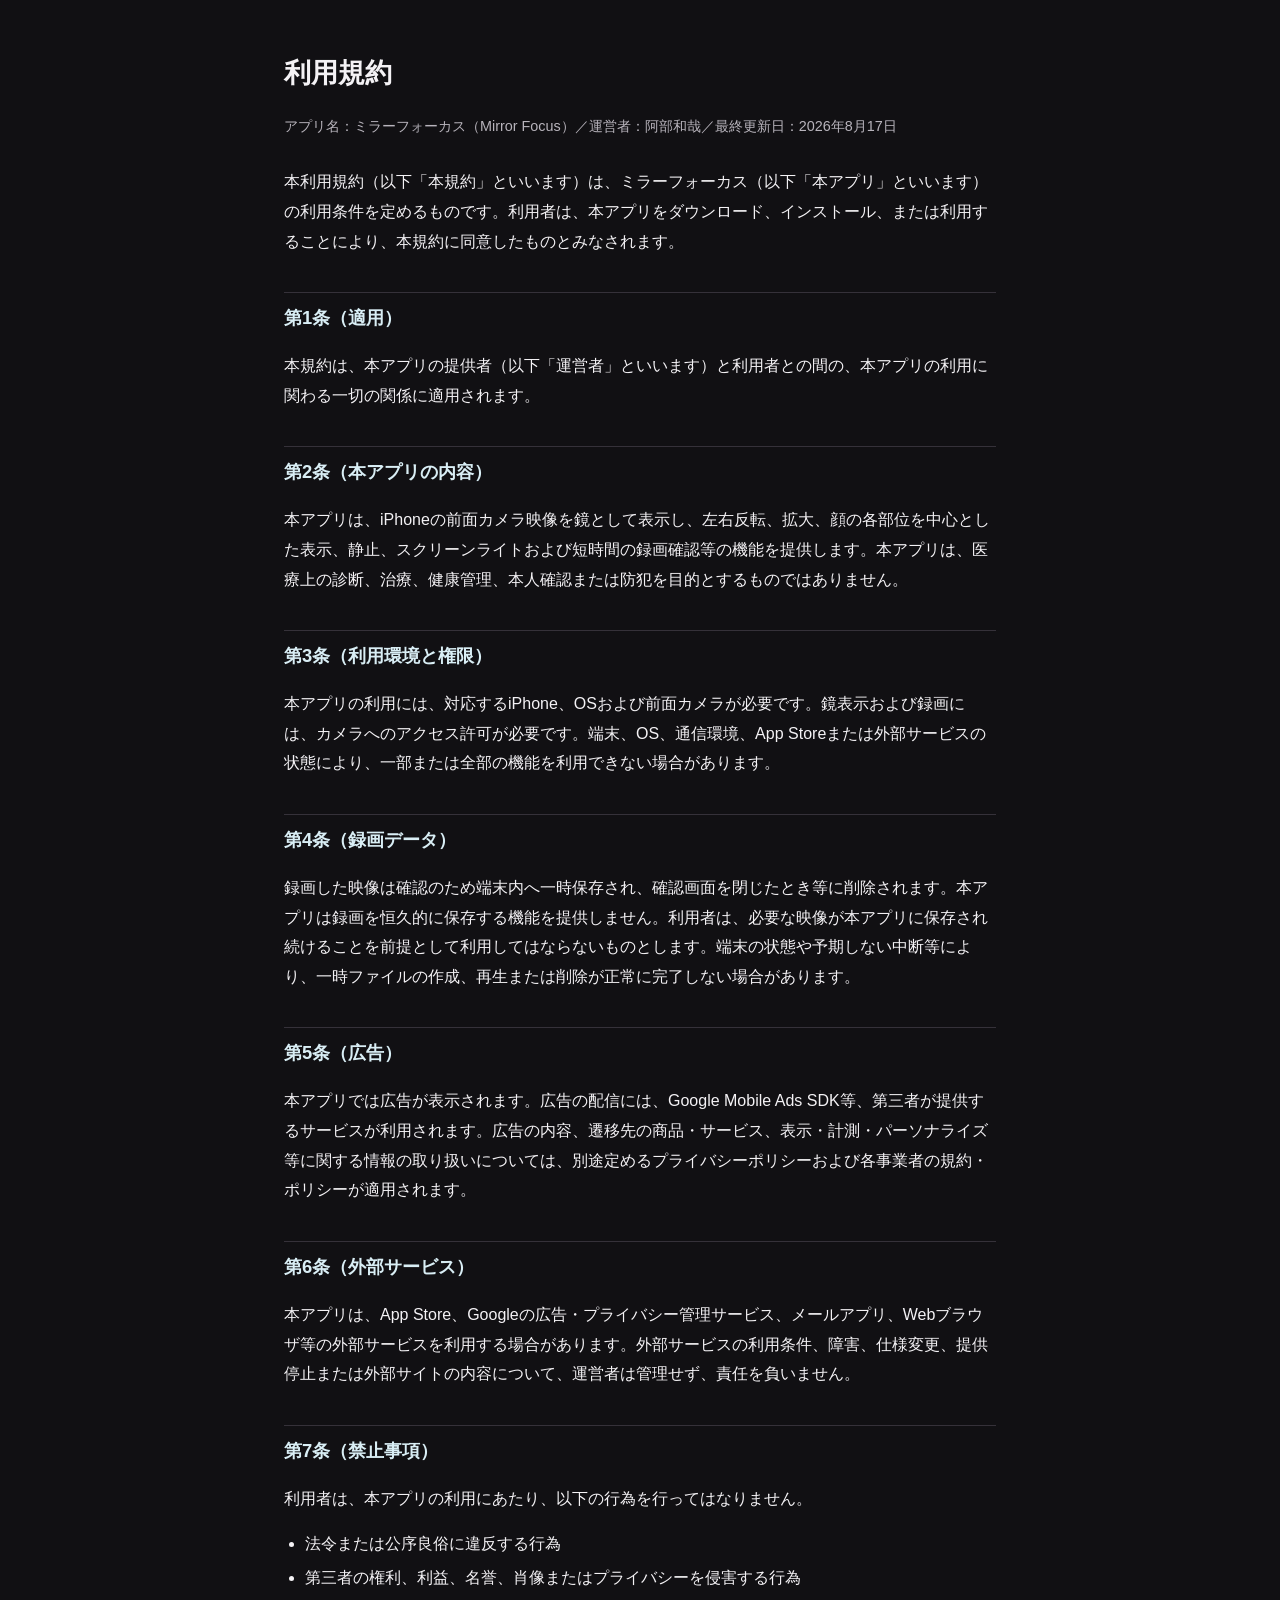
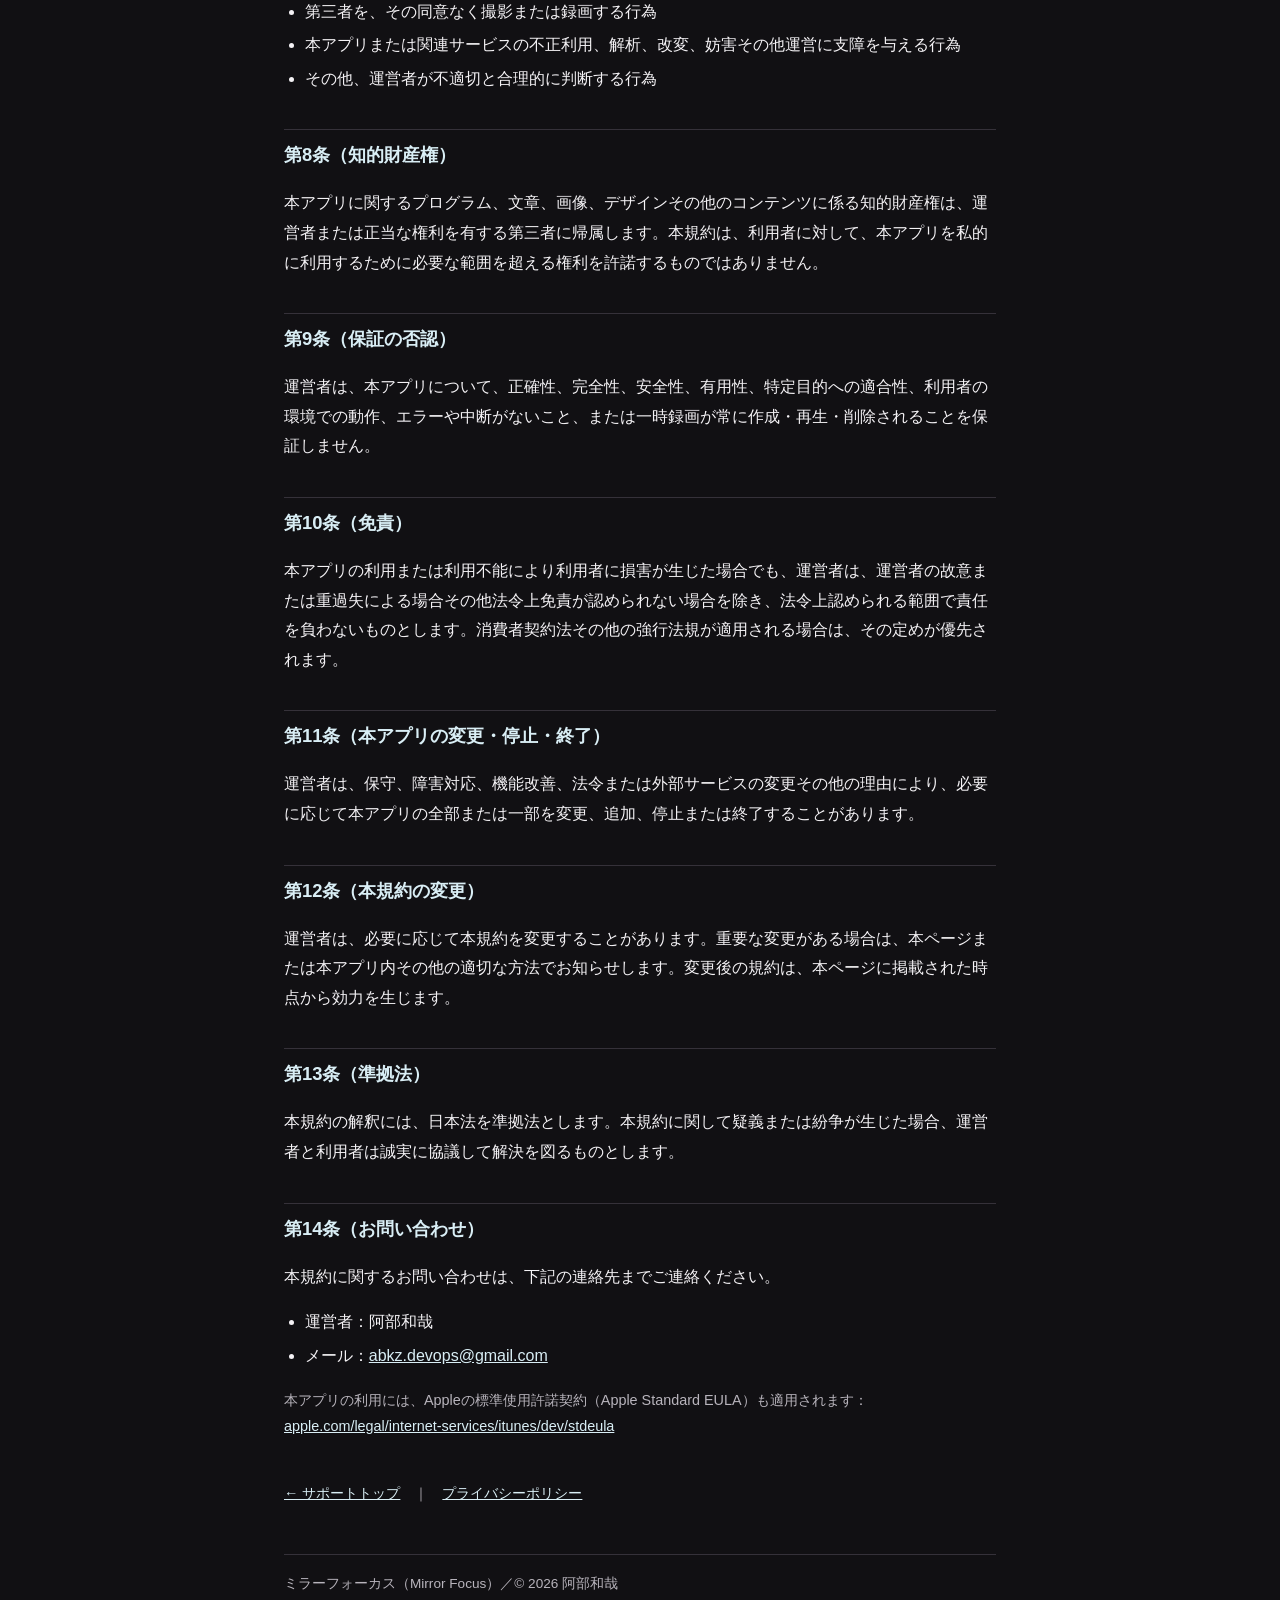
<file: MirrorFocus/terms-of-service.html>
<!DOCTYPE html>
<html lang="ja">
<head>
<meta charset="UTF-8">
<meta name="viewport" content="width=device-width, initial-scale=1.0">
<meta name="description" content="ミラーフォーカス（Mirror Focus）の利用規約です。">
<title>利用規約｜ミラーフォーカス</title>
<style>
  :root { --fg:#f4f2f5; --muted:#b8b4bc; --bg:#111013; --accent:#d9eef5; --line:#353139; }
  * { box-sizing:border-box; }
  body { margin:0; padding:0; background:var(--bg); color:var(--fg);
    font-family:-apple-system,BlinkMacSystemFont,"Hiragino Sans","Noto Sans JP",sans-serif;
    line-height:1.85; font-size:16px; }
  .wrap { max-width:760px; margin:0 auto; padding:48px 24px 80px; }
  h1 { font-size:1.7rem; margin:0 0 4px; }
  h2 { font-size:1.15rem; margin:36px 0 8px; padding-top:8px; border-top:1px solid var(--line); color:var(--accent); }
  .meta { color:var(--muted); font-size:.9rem; margin-bottom:28px; }
  a { color:var(--accent); }
  ul { padding-left:1.3em; }
  li { margin:4px 0; }
  .lead { margin-bottom:24px; }
  footer { margin-top:48px; color:var(--muted); font-size:.85rem; border-top:1px solid var(--line); padding-top:16px; }
</style>
</head>
<body>
<div class="wrap">
  <h1>利用規約</h1>
  <p class="meta">アプリ名：ミラーフォーカス（Mirror Focus）／運営者：阿部和哉／最終更新日：2026年8月17日</p>

  <p class="lead">本利用規約（以下「本規約」といいます）は、ミラーフォーカス（以下「本アプリ」といいます）の利用条件を定めるものです。利用者は、本アプリをダウンロード、インストール、または利用することにより、本規約に同意したものとみなされます。</p>

  <h2>第1条（適用）</h2>
  <p>本規約は、本アプリの提供者（以下「運営者」といいます）と利用者との間の、本アプリの利用に関わる一切の関係に適用されます。</p>

  <h2>第2条（本アプリの内容）</h2>
  <p>本アプリは、iPhoneの前面カメラ映像を鏡として表示し、左右反転、拡大、顔の各部位を中心とした表示、静止、スクリーンライトおよび短時間の録画確認等の機能を提供します。本アプリは、医療上の診断、治療、健康管理、本人確認または防犯を目的とするものではありません。</p>

  <h2>第3条（利用環境と権限）</h2>
  <p>本アプリの利用には、対応するiPhone、OSおよび前面カメラが必要です。鏡表示および録画には、カメラへのアクセス許可が必要です。端末、OS、通信環境、App Storeまたは外部サービスの状態により、一部または全部の機能を利用できない場合があります。</p>

  <h2>第4条（録画データ）</h2>
  <p>録画した映像は確認のため端末内へ一時保存され、確認画面を閉じたとき等に削除されます。本アプリは録画を恒久的に保存する機能を提供しません。利用者は、必要な映像が本アプリに保存され続けることを前提として利用してはならないものとします。端末の状態や予期しない中断等により、一時ファイルの作成、再生または削除が正常に完了しない場合があります。</p>

  <h2>第5条（広告）</h2>
  <p>本アプリでは広告が表示されます。広告の配信には、Google Mobile Ads SDK等、第三者が提供するサービスが利用されます。広告の内容、遷移先の商品・サービス、表示・計測・パーソナライズ等に関する情報の取り扱いについては、別途定めるプライバシーポリシーおよび各事業者の規約・ポリシーが適用されます。</p>

  <h2>第6条（外部サービス）</h2>
  <p>本アプリは、App Store、Googleの広告・プライバシー管理サービス、メールアプリ、Webブラウザ等の外部サービスを利用する場合があります。外部サービスの利用条件、障害、仕様変更、提供停止または外部サイトの内容について、運営者は管理せず、責任を負いません。</p>

  <h2>第7条（禁止事項）</h2>
  <p>利用者は、本アプリの利用にあたり、以下の行為を行ってはなりません。</p>
  <ul>
    <li>法令または公序良俗に違反する行為</li>
    <li>第三者の権利、利益、名誉、肖像またはプライバシーを侵害する行為</li>
    <li>第三者を、その同意なく撮影または録画する行為</li>
    <li>本アプリまたは関連サービスの不正利用、解析、改変、妨害その他運営に支障を与える行為</li>
    <li>その他、運営者が不適切と合理的に判断する行為</li>
  </ul>

  <h2>第8条（知的財産権）</h2>
  <p>本アプリに関するプログラム、文章、画像、デザインその他のコンテンツに係る知的財産権は、運営者または正当な権利を有する第三者に帰属します。本規約は、利用者に対して、本アプリを私的に利用するために必要な範囲を超える権利を許諾するものではありません。</p>

  <h2>第9条（保証の否認）</h2>
  <p>運営者は、本アプリについて、正確性、完全性、安全性、有用性、特定目的への適合性、利用者の環境での動作、エラーや中断がないこと、または一時録画が常に作成・再生・削除されることを保証しません。</p>

  <h2>第10条（免責）</h2>
  <p>本アプリの利用または利用不能により利用者に損害が生じた場合でも、運営者は、運営者の故意または重過失による場合その他法令上免責が認められない場合を除き、法令上認められる範囲で責任を負わないものとします。消費者契約法その他の強行法規が適用される場合は、その定めが優先されます。</p>

  <h2>第11条（本アプリの変更・停止・終了）</h2>
  <p>運営者は、保守、障害対応、機能改善、法令または外部サービスの変更その他の理由により、必要に応じて本アプリの全部または一部を変更、追加、停止または終了することがあります。</p>

  <h2>第12条（本規約の変更）</h2>
  <p>運営者は、必要に応じて本規約を変更することがあります。重要な変更がある場合は、本ページまたは本アプリ内その他の適切な方法でお知らせします。変更後の規約は、本ページに掲載された時点から効力を生じます。</p>

  <h2>第13条（準拠法）</h2>
  <p>本規約の解釈には、日本法を準拠法とします。本規約に関して疑義または紛争が生じた場合、運営者と利用者は誠実に協議して解決を図るものとします。</p>

  <h2>第14条（お問い合わせ）</h2>
  <p>本規約に関するお問い合わせは、下記の連絡先までご連絡ください。</p>
  <ul>
    <li>運営者：阿部和哉</li>
    <li>メール：<a href="mailto:abkz.devops@gmail.com">abkz.devops@gmail.com</a></li>
  </ul>

  <p class="meta">本アプリの利用には、Appleの標準使用許諾契約（Apple Standard EULA）も適用されます：<a href="https://www.apple.com/legal/internet-services/itunes/dev/stdeula/" target="_blank" rel="noopener">apple.com/legal/internet-services/itunes/dev/stdeula</a></p>

  <p class="meta" style="margin-top:40px"><a href="./index.html">← サポートトップ</a>　｜　<a href="./privacy-policy.html">プライバシーポリシー</a></p>
  <footer>ミラーフォーカス（Mirror Focus）／© 2026 阿部和哉</footer>
</div>
</body>
</html>
</file>
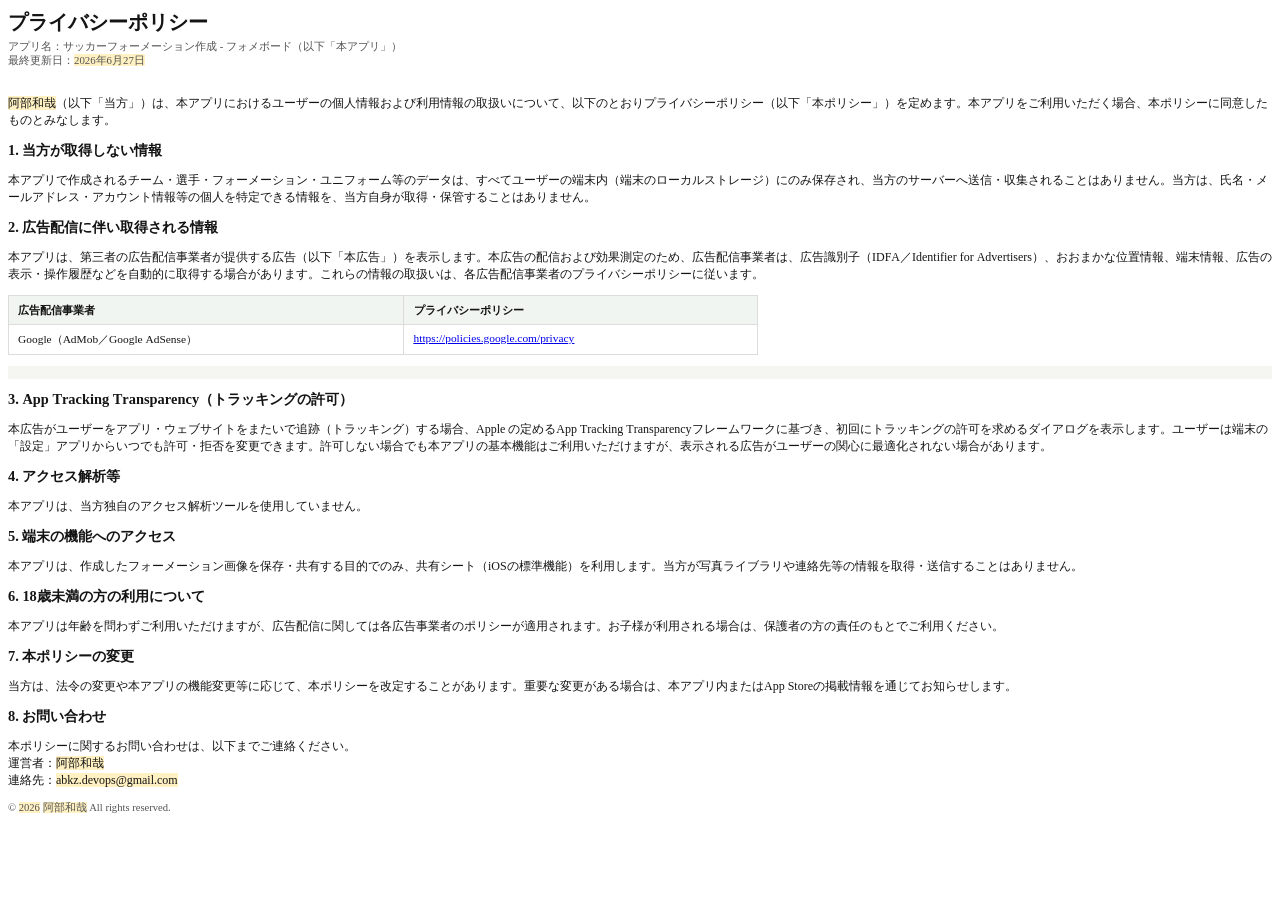
<file: SoccerFormation/privacy-policy.html>
<!DOCTYPE html PUBLIC "-//W3C//DTD HTML 4.01//EN" "http://www.w3.org/TR/html4/strict.dtd">
<html>
<head>
  <meta http-equiv="Content-Type" content="text/html; charset=utf-8">
  <meta http-equiv="Content-Style-Type" content="text/css">
  <title></title>
  <meta name="Generator" content="Cocoa HTML Writer">
  <meta name="CocoaVersion" content="2685.5">
  <style type="text/css">
    p.p2 {margin: 0.0px 0.0px 27.0px 0.0px; font: 10.8px 'Hiragino Sans'; color: #535353; -webkit-text-stroke: #535353}
    p.p3 {margin: 0.0px 0.0px 12.0px 0.0px; font: 12.0px 'Hiragino Sans'; color: #141414; -webkit-text-stroke: #141414}
    p.p5 {margin: 0.0px 0.0px 0.0px 0.0px; font: 11.4px 'Hiragino Sans'; color: #141414; -webkit-text-stroke: #141414}
    p.p6 {margin: 0.0px 0.0px 0.0px 0.0px; font: 11.4px 'Helvetica Neue'; color: #141414; -webkit-text-stroke: #141414}
    p.p7 {margin: 0.0px 0.0px 0.0px 0.0px; font: 11.4px 'Helvetica Neue'; color: #1c692f; -webkit-text-stroke: #1c692f}
    p.p8 {margin: 0.0px 0.0px 0.0px 0.0px; font: 11.4px 'Helvetica Neue'; color: #141414; -webkit-text-stroke: #141414; min-height: 13.0px}
    p.p9 {margin: 0.0px 0.0px 11.0px 0.0px; font: 11.0px 'Helvetica Neue'; color: #535353; -webkit-text-stroke: #535353; background-color: #f5f5f2; min-height: 13.0px}
    p.p11 {margin: 0.0px 0.0px 0.0px 0.0px; font: 10.6px 'Helvetica Neue'; color: #535353; -webkit-text-stroke: #535353}
    span.s1 {font: 20.4px '.AppleJapaneseFont'; font-kerning: none}
    span.s2 {font-kerning: none}
    span.s3 {font: 10.8px 'Helvetica Neue'; font-kerning: none}
    span.s4 {font: 10.8px 'Helvetica Neue'; font-kerning: none; background-color: #fff1c2}
    span.s5 {font-kerning: none; background-color: #fff1c2}
    span.s6 {font: 14.4px 'Helvetica Neue'; font-kerning: none}
    span.s7 {font: 14.4px '.AppleJapaneseFont'; font-kerning: none}
    span.s8 {font: 12.0px 'Helvetica Neue'; font-kerning: none}
    span.s9 {font: 11.4px '.AppleJapaneseFont'; font-kerning: none}
    span.s10 {font: 11.4px 'Hiragino Sans'; font-kerning: none}
    span.s11 {text-decoration: underline ; font-kerning: none}
    span.s12 {font: 12.0px 'Helvetica Neue'; font-kerning: none; background-color: #fff1c2}
    span.s13 {font: 10.6px 'Hiragino Sans'; font-kerning: none; background-color: #fff1c2}
    table.t1 {margin: 11.4px 0.0px 11.4px 0.0px; border-collapse: collapse}
    td.td1 {width: 376.3px; background-color: #f0f5f1; border-style: solid; border-width: 1.0px 1.0px 1.0px 1.0px; border-color: #dcdcdc #dcdcdc #dcdcdc #dcdcdc; padding: 6.8px 9.1px 6.8px 9.1px}
    td.td2 {width: 334.7px; background-color: #f0f5f1; border-style: solid; border-width: 1.0px 1.0px 1.0px 1.0px; border-color: #dcdcdc #dcdcdc #dcdcdc #dcdcdc; padding: 6.8px 9.1px 6.8px 9.1px}
    td.td3 {width: 376.3px; border-style: solid; border-width: 1.0px 1.0px 1.0px 1.0px; border-color: #dcdcdc #dcdcdc #dcdcdc #dcdcdc; padding: 6.8px 9.1px 6.8px 9.1px}
    td.td4 {width: 334.7px; border-style: solid; border-width: 1.0px 1.0px 1.0px 1.0px; border-color: #dcdcdc #dcdcdc #dcdcdc #dcdcdc; padding: 6.8px 9.1px 6.8px 9.1px}
  </style>
</head>
<body>
<h1 style="margin: 0.0px 0.0px 4.1px 0.0px; font: 20.4px 'Hiragino Sans'; color: #141414; -webkit-text-stroke: #141414"><span class="s1"><b>プライバシーポリシー</b><b></b></span></h1>
<p class="p2"><span class="s2">アプリ名：サッカーフォーメーション作成</span><span class="s3"> - </span><span class="s2">フォメボード（以下「本アプリ」）</span><span class="s3"><br>
</span><span class="s2">最終更新日：</span><span class="s4">2026年6月27日</span></p>
<p class="p3"><span class="s5">阿部和哉</span><span class="s2">（以下「当方」）は、本アプリにおけるユーザーの個人情報および利用情報の取扱いについて、以下のとおりプライバシーポリシー（以下「本ポリシー」）を定めます。本アプリをご利用いただく場合、本ポリシーに同意したものとみなします。</span></p>
<h2 style="margin: 0.0px 0.0px 11.9px 0.0px; font: 14.4px 'Hiragino Sans'; color: #141414; -webkit-text-stroke: #141414"><span class="s6"><b>1. </b></span><span class="s7"><b>当方が取得しない情報</b><b></b></span></h2>
<p class="p3"><span class="s2">本アプリで作成されるチーム・選手・フォーメーション・ユニフォーム等のデータは、すべてユーザーの端末内（端末のローカルストレージ）にのみ保存され、当方のサーバーへ送信・収集されることはありません。当方は、氏名・メールアドレス・アカウント情報等の個人を特定できる情報を、当方自身が取得・保管することはありません。</span></p>
<h2 style="margin: 0.0px 0.0px 11.9px 0.0px; font: 14.4px 'Hiragino Sans'; color: #141414; -webkit-text-stroke: #141414"><span class="s6"><b>2. </b></span><span class="s7"><b>広告配信に伴い取得される情報</b><b></b></span></h2>
<p class="p3"><span class="s2">本アプリは、第三者の広告配信事業者が提供する広告（以下「本広告」）を表示します。本広告の配信および効果測定のため、広告配信事業者は、広告識別子（</span><span class="s8">IDFA</span><span class="s2">／</span><span class="s8">Identifier for Advertisers</span><span class="s2">）、おおまかな位置情報、端末情報、広告の表示・操作履歴などを自動的に取得する場合があります。これらの情報の取扱いは、各広告配信事業者のプライバシーポリシーに従います。</span></p>
<table cellspacing="0" cellpadding="0" class="t1">
  <tbody>
    <tr>
      <td valign="top" class="td1">
        <p class="p5"><span class="s9"><b>広告配信事業者</b><b></b></span></p>
      </td>
      <td valign="top" class="td2">
        <p class="p5"><span class="s9"><b>プライバシーポリシー</b><b></b></span></p>
      </td>
    </tr>
    <tr>
      <td valign="top" class="td3">
        <p class="p6"><span class="s2">Google</span><span class="s10">（</span><span class="s2">AdMob</span><span class="s10">／</span><span class="s2">Google AdSense</span><span class="s10">）</span></p>
      </td>
      <td valign="top" class="td4">
        <p class="p7"><span class="s11"><a href="https://policies.google.com/privacy">https://policies.google.com/privacy</a></span></p>
      </td>
    </tr>
  </tbody>
</table>
<p class="p9"><span class="s2"></span><br></p>
<h2 style="margin: 0.0px 0.0px 11.9px 0.0px; font: 14.4px 'Helvetica Neue'; color: #141414; -webkit-text-stroke: #141414"><span class="s2"><b>3. App Tracking Transparency</b></span><span class="s7"><b>（トラッキングの許可）</b><b></b></span></h2>
<p class="p3"><span class="s2">本広告がユーザーをアプリ・ウェブサイトをまたいで追跡（トラッキング）する場合、</span><span class="s8">Apple </span><span class="s2">の定める</span><span class="s8">App Tracking Transparency</span><span class="s2">フレームワークに基づき、初回にトラッキングの許可を求めるダイアログを表示します。ユーザーは端末の「設定」アプリからいつでも許可・拒否を変更できます。許可しない場合でも本アプリの基本機能はご利用いただけますが、表示される広告がユーザーの関心に最適化されない場合があります。</span></p>
<h2 style="margin: 0.0px 0.0px 11.9px 0.0px; font: 14.4px 'Hiragino Sans'; color: #141414; -webkit-text-stroke: #141414"><span class="s6"><b>4. </b></span><span class="s7"><b>アクセス解析等</b><b></b></span></h2>
<p class="p3"><span class="s2">本アプリは、当方独自のアクセス解析ツールを使用していません。</span></p>
<h2 style="margin: 0.0px 0.0px 11.9px 0.0px; font: 14.4px 'Hiragino Sans'; color: #141414; -webkit-text-stroke: #141414"><span class="s6"><b>5. </b></span><span class="s7"><b>端末の機能へのアクセス</b><b></b></span></h2>
<p class="p3"><span class="s2">本アプリは、作成したフォーメーション画像を保存・共有する目的でのみ、共有シート（</span><span class="s8">iOS</span><span class="s2">の標準機能）を利用します。当方が写真ライブラリや連絡先等の情報を取得・送信することはありません。</span></p>
<h2 style="margin: 0.0px 0.0px 11.9px 0.0px; font: 14.4px 'Hiragino Sans'; color: #141414; -webkit-text-stroke: #141414"><span class="s6"><b>6. 18</b></span><span class="s7"><b>歳未満の方の利用について</b><b></b></span></h2>
<p class="p3"><span class="s2">本アプリは年齢を問わずご利用いただけますが、広告配信に関しては各広告事業者のポリシーが適用されます。お子様が利用される場合は、保護者の方の責任のもとでご利用ください。</span></p>
<h2 style="margin: 0.0px 0.0px 11.9px 0.0px; font: 14.4px 'Hiragino Sans'; color: #141414; -webkit-text-stroke: #141414"><span class="s6"><b>7. </b></span><span class="s7"><b>本ポリシーの変更</b><b></b></span></h2>
<p class="p3"><span class="s2">当方は、法令の変更や本アプリの機能変更等に応じて、本ポリシーを改定することがあります。重要な変更がある場合は、本アプリ内または</span><span class="s8">App Store</span><span class="s2">の掲載情報を通じてお知らせします。</span></p>
<h2 style="margin: 0.0px 0.0px 11.9px 0.0px; font: 14.4px 'Hiragino Sans'; color: #141414; -webkit-text-stroke: #141414"><span class="s6"><b>8. </b></span><span class="s7"><b>お問い合わせ</b><b></b></span></h2>
<p class="p3"><span class="s2">本ポリシーに関するお問い合わせは、以下までご連絡ください。</span><span class="s8"><br>
</span><span class="s2">運営者：</span><span class="s5">阿部和哉</span><span class="s8"><br>
</span><span class="s2">連絡先：</span><span class="s5">abkz.devops@gmail.com</span></p>
<p class="p11"><span class="s2">© </span><span class="s5">2026</span><span class="s2"> </span><span class="s13">阿部和哉</span><span class="s2"> All rights reserved.</span></p>
</body>
</html>
</file>
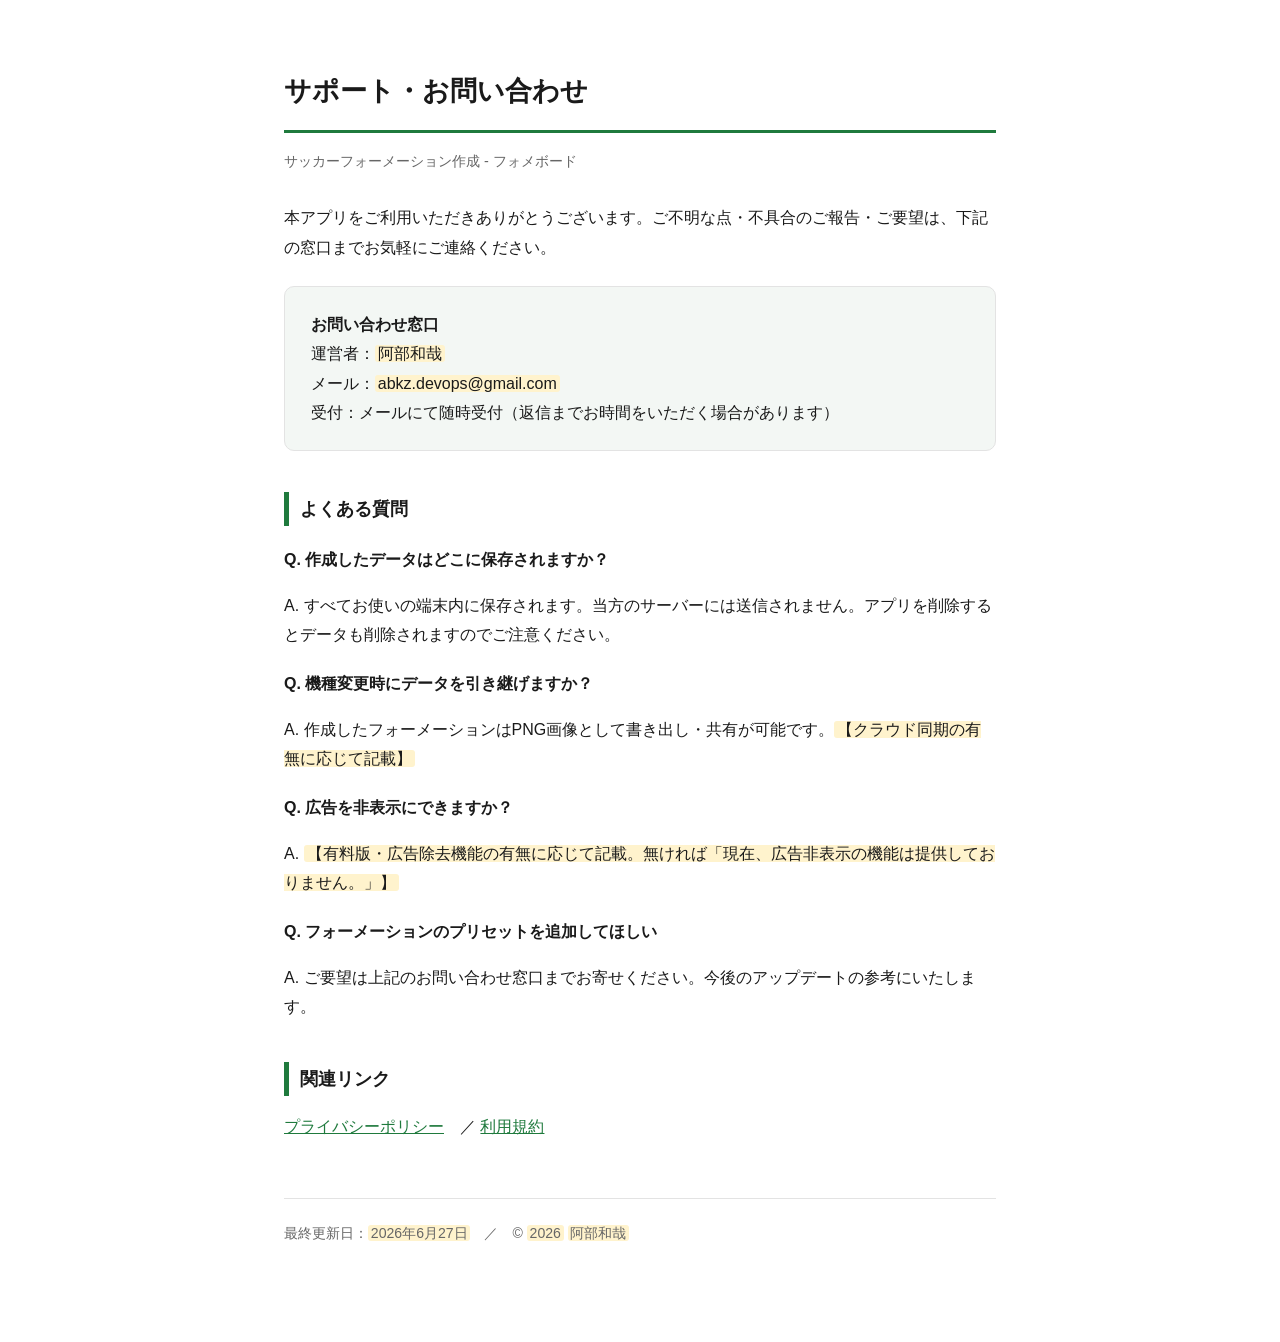
<file: SoccerFormation/support.html>
<!DOCTYPE html>
<html lang="ja">
<head>
<meta charset="UTF-8">
<meta name="viewport" content="width=device-width, initial-scale=1.0">
<title>サポート・お問い合わせ｜フォメボード</title>
<style>
:root{--fg:#1a1a1a;--muted:#666;--line:#e3e3e3;--accent:#1f7a3d;--bg:#fff;}
*{box-sizing:border-box;}
body{font-family:-apple-system,"Hiragino Kaku Gothic ProN","Hiragino Sans","Noto Sans JP",sans-serif;color:var(--fg);background:var(--bg);line-height:1.85;margin:0;}
.wrap{max-width:760px;margin:0 auto;padding:48px 24px 96px;}
h1{font-size:1.7rem;border-bottom:3px solid var(--accent);padding-bottom:.5em;margin-bottom:.2em;}
h2{font-size:1.15rem;margin-top:2.2em;border-left:5px solid var(--accent);padding-left:.6em;}
.meta{color:var(--muted);font-size:.9rem;margin-bottom:2em;}
p,li{font-size:1rem;}
.faq{margin:1.2em 0;}
.q{font-weight:600;margin-top:1.2em;}
.contact{background:#f3f7f4;border:1px solid var(--line);border-radius:10px;padding:1.4em 1.6em;margin:1.5em 0;}
.ph{background:#fff3cd;padding:0 .2em;border-radius:3px;}
footer{margin-top:4em;border-top:1px solid var(--line);padding-top:1.5em;color:var(--muted);font-size:.88rem;}
a{color:var(--accent);}
</style>
</head>
<body>
<div class="wrap">
<h1>サポート・お問い合わせ</h1>
<p class="meta">サッカーフォーメーション作成 - フォメボード</p>

<p>本アプリをご利用いただきありがとうございます。ご不明な点・不具合のご報告・ご要望は、下記の窓口までお気軽にご連絡ください。</p>

<div class="contact">
<strong>お問い合わせ窓口</strong><br>
運営者：<span class="ph">阿部和哉</span><br>
メール：<span class="ph">abkz.devops@gmail.com</span><br>
受付：メールにて随時受付（返信までお時間をいただく場合があります）
</div>

<h2>よくある質問</h2>
<div class="faq">
<p class="q">Q. 作成したデータはどこに保存されますか？</p>
<p>A. すべてお使いの端末内に保存されます。当方のサーバーには送信されません。アプリを削除するとデータも削除されますのでご注意ください。</p>

<p class="q">Q. 機種変更時にデータを引き継げますか？</p>
<p>A. 作成したフォーメーションはPNG画像として書き出し・共有が可能です。<span class="ph">【クラウド同期の有無に応じて記載】</span></p>

<p class="q">Q. 広告を非表示にできますか？</p>
<p>A. <span class="ph">【有料版・広告除去機能の有無に応じて記載。無ければ「現在、広告非表示の機能は提供しておりません。」】</span></p>

<p class="q">Q. フォーメーションのプリセットを追加してほしい</p>
<p>A. ご要望は上記のお問い合わせ窓口までお寄せください。今後のアップデートの参考にいたします。</p>
</div>

<h2>関連リンク</h2>
<p>
<a href="privacy-policy.html">プライバシーポリシー</a>　／
<a href="terms-of-use.html">利用規約</a>
</p>

<footer>
最終更新日：<span class="ph">2026年6月27日</span>　／　© <span class="ph">2026</span> <span class="ph">阿部和哉</span>
</footer>
</div>
</body>
</html>
</file>
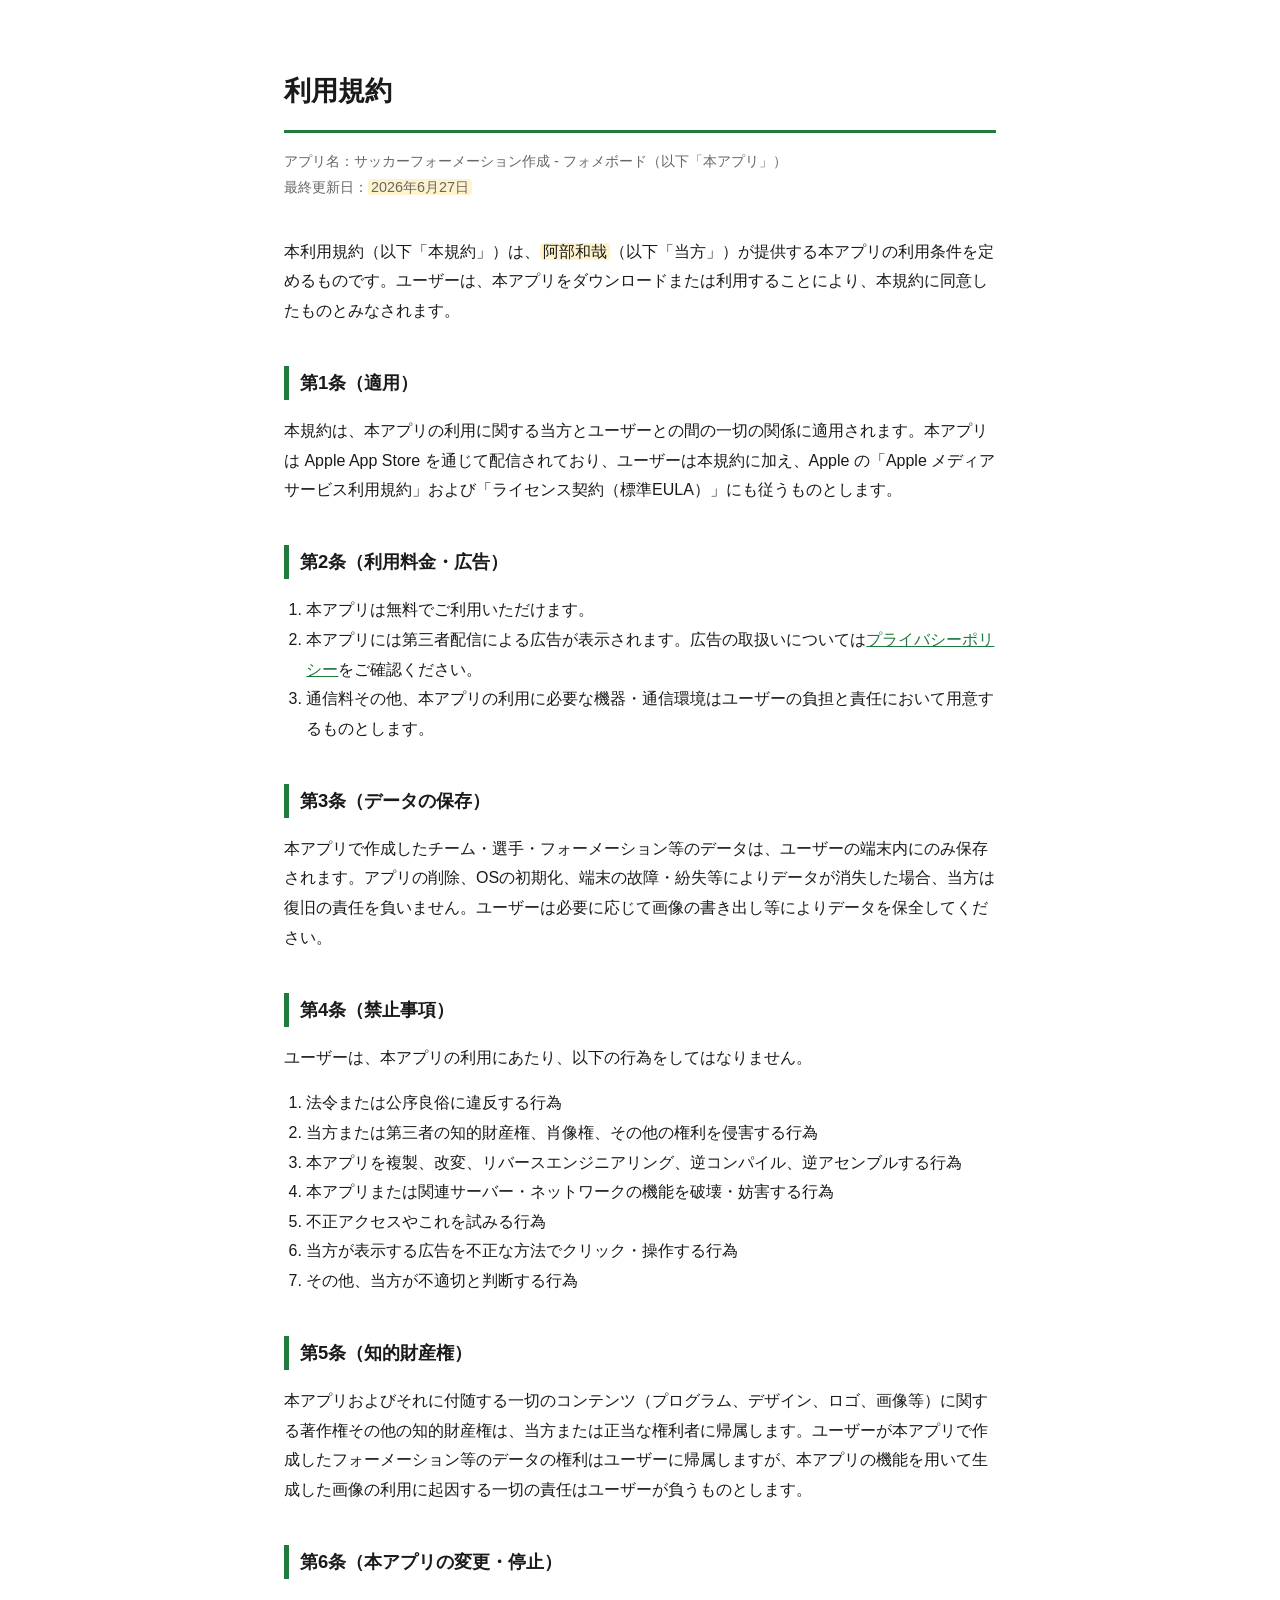
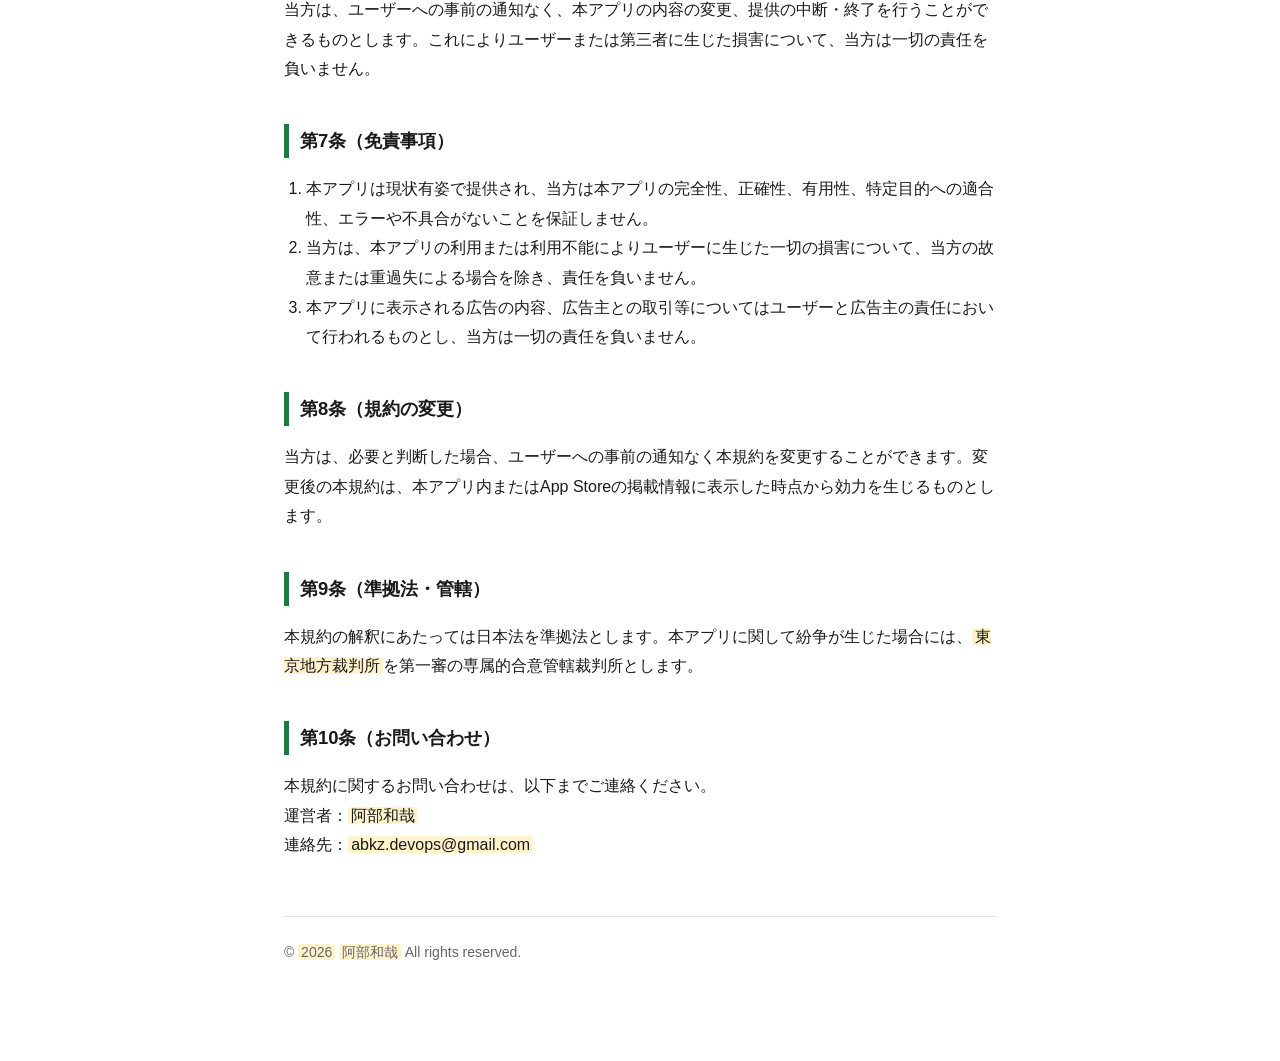
<file: SoccerFormation/terms-of-use.html>
<!DOCTYPE html>
<html lang="ja">
<head>
<meta charset="UTF-8">
<meta name="viewport" content="width=device-width, initial-scale=1.0">
<title>利用規約｜フォメボード</title>
<style>
:root{--fg:#1a1a1a;--muted:#666;--line:#e3e3e3;--accent:#1f7a3d;--bg:#fff;}
*{box-sizing:border-box;}
body{font-family:-apple-system,"Hiragino Kaku Gothic ProN","Hiragino Sans","Noto Sans JP",sans-serif;color:var(--fg);background:var(--bg);line-height:1.85;margin:0;}
.wrap{max-width:760px;margin:0 auto;padding:48px 24px 96px;}
h1{font-size:1.7rem;border-bottom:3px solid var(--accent);padding-bottom:.5em;margin-bottom:.2em;}
h2{font-size:1.15rem;margin-top:2.2em;border-left:5px solid var(--accent);padding-left:.6em;}
.meta{color:var(--muted);font-size:.9rem;margin-bottom:2.5em;}
p,li{font-size:1rem;}
ol{padding-left:1.4em;}
ol.lower{list-style:decimal;}
.note{background:#f7f7f5;border:1px solid var(--line);border-radius:8px;padding:1em 1.2em;font-size:.92rem;color:var(--muted);}
.ph{background:#fff3cd;padding:0 .2em;border-radius:3px;}
footer{margin-top:4em;border-top:1px solid var(--line);padding-top:1.5em;color:var(--muted);font-size:.88rem;}
a{color:var(--accent);}
</style>
</head>
<body>
<div class="wrap">
<h1>利用規約</h1>
<p class="meta">アプリ名：サッカーフォーメーション作成 - フォメボード（以下「本アプリ」）<br>
最終更新日：<span class="ph">2026年6月27日</span></p>

<p>本利用規約（以下「本規約」）は、<span class="ph">阿部和哉</span>（以下「当方」）が提供する本アプリの利用条件を定めるものです。ユーザーは、本アプリをダウンロードまたは利用することにより、本規約に同意したものとみなされます。</p>

<h2>第1条（適用）</h2>
<p>本規約は、本アプリの利用に関する当方とユーザーとの間の一切の関係に適用されます。本アプリは Apple App Store を通じて配信されており、ユーザーは本規約に加え、Apple の「Apple メディアサービス利用規約」および「ライセンス契約（標準EULA）」にも従うものとします。</p>

<h2>第2条（利用料金・広告）</h2>
<ol class="lower">
<li>本アプリは無料でご利用いただけます。</li>
<li>本アプリには第三者配信による広告が表示されます。広告の取扱いについては<a href="privacy-policy.html">プライバシーポリシー</a>をご確認ください。</li>
<li>通信料その他、本アプリの利用に必要な機器・通信環境はユーザーの負担と責任において用意するものとします。</li>
</ol>

<h2>第3条（データの保存）</h2>
<p>本アプリで作成したチーム・選手・フォーメーション等のデータは、ユーザーの端末内にのみ保存されます。アプリの削除、OSの初期化、端末の故障・紛失等によりデータが消失した場合、当方は復旧の責任を負いません。ユーザーは必要に応じて画像の書き出し等によりデータを保全してください。</p>

<h2>第4条（禁止事項）</h2>
<p>ユーザーは、本アプリの利用にあたり、以下の行為をしてはなりません。</p>
<ol class="lower">
<li>法令または公序良俗に違反する行為</li>
<li>当方または第三者の知的財産権、肖像権、その他の権利を侵害する行為</li>
<li>本アプリを複製、改変、リバースエンジニアリング、逆コンパイル、逆アセンブルする行為</li>
<li>本アプリまたは関連サーバー・ネットワークの機能を破壊・妨害する行為</li>
<li>不正アクセスやこれを試みる行為</li>
<li>当方が表示する広告を不正な方法でクリック・操作する行為</li>
<li>その他、当方が不適切と判断する行為</li>
</ol>

<h2>第5条（知的財産権）</h2>
<p>本アプリおよびそれに付随する一切のコンテンツ（プログラム、デザイン、ロゴ、画像等）に関する著作権その他の知的財産権は、当方または正当な権利者に帰属します。ユーザーが本アプリで作成したフォーメーション等のデータの権利はユーザーに帰属しますが、本アプリの機能を用いて生成した画像の利用に起因する一切の責任はユーザーが負うものとします。</p>

<h2>第6条（本アプリの変更・停止）</h2>
<p>当方は、ユーザーへの事前の通知なく、本アプリの内容の変更、提供の中断・終了を行うことができるものとします。これによりユーザーまたは第三者に生じた損害について、当方は一切の責任を負いません。</p>

<h2>第7条（免責事項）</h2>
<ol class="lower">
<li>本アプリは現状有姿で提供され、当方は本アプリの完全性、正確性、有用性、特定目的への適合性、エラーや不具合がないことを保証しません。</li>
<li>当方は、本アプリの利用または利用不能によりユーザーに生じた一切の損害について、当方の故意または重過失による場合を除き、責任を負いません。</li>
<li>本アプリに表示される広告の内容、広告主との取引等についてはユーザーと広告主の責任において行われるものとし、当方は一切の責任を負いません。</li>
</ol>

<h2>第8条（規約の変更）</h2>
<p>当方は、必要と判断した場合、ユーザーへの事前の通知なく本規約を変更することができます。変更後の本規約は、本アプリ内またはApp Storeの掲載情報に表示した時点から効力を生じるものとします。</p>

<h2>第9条（準拠法・管轄）</h2>
<p>本規約の解釈にあたっては日本法を準拠法とします。本アプリに関して紛争が生じた場合には、<span class="ph">東京地方裁判所</span>を第一審の専属的合意管轄裁判所とします。</p>

<h2>第10条（お問い合わせ）</h2>
<p>本規約に関するお問い合わせは、以下までご連絡ください。<br>
運営者：<span class="ph">阿部和哉</span><br>
連絡先：<span class="ph">abkz.devops@gmail.com</span></p>

<footer>
© <span class="ph">2026</span> <span class="ph">阿部和哉</span> All rights reserved.
</footer>
</div>
</body>
</html>
</file>
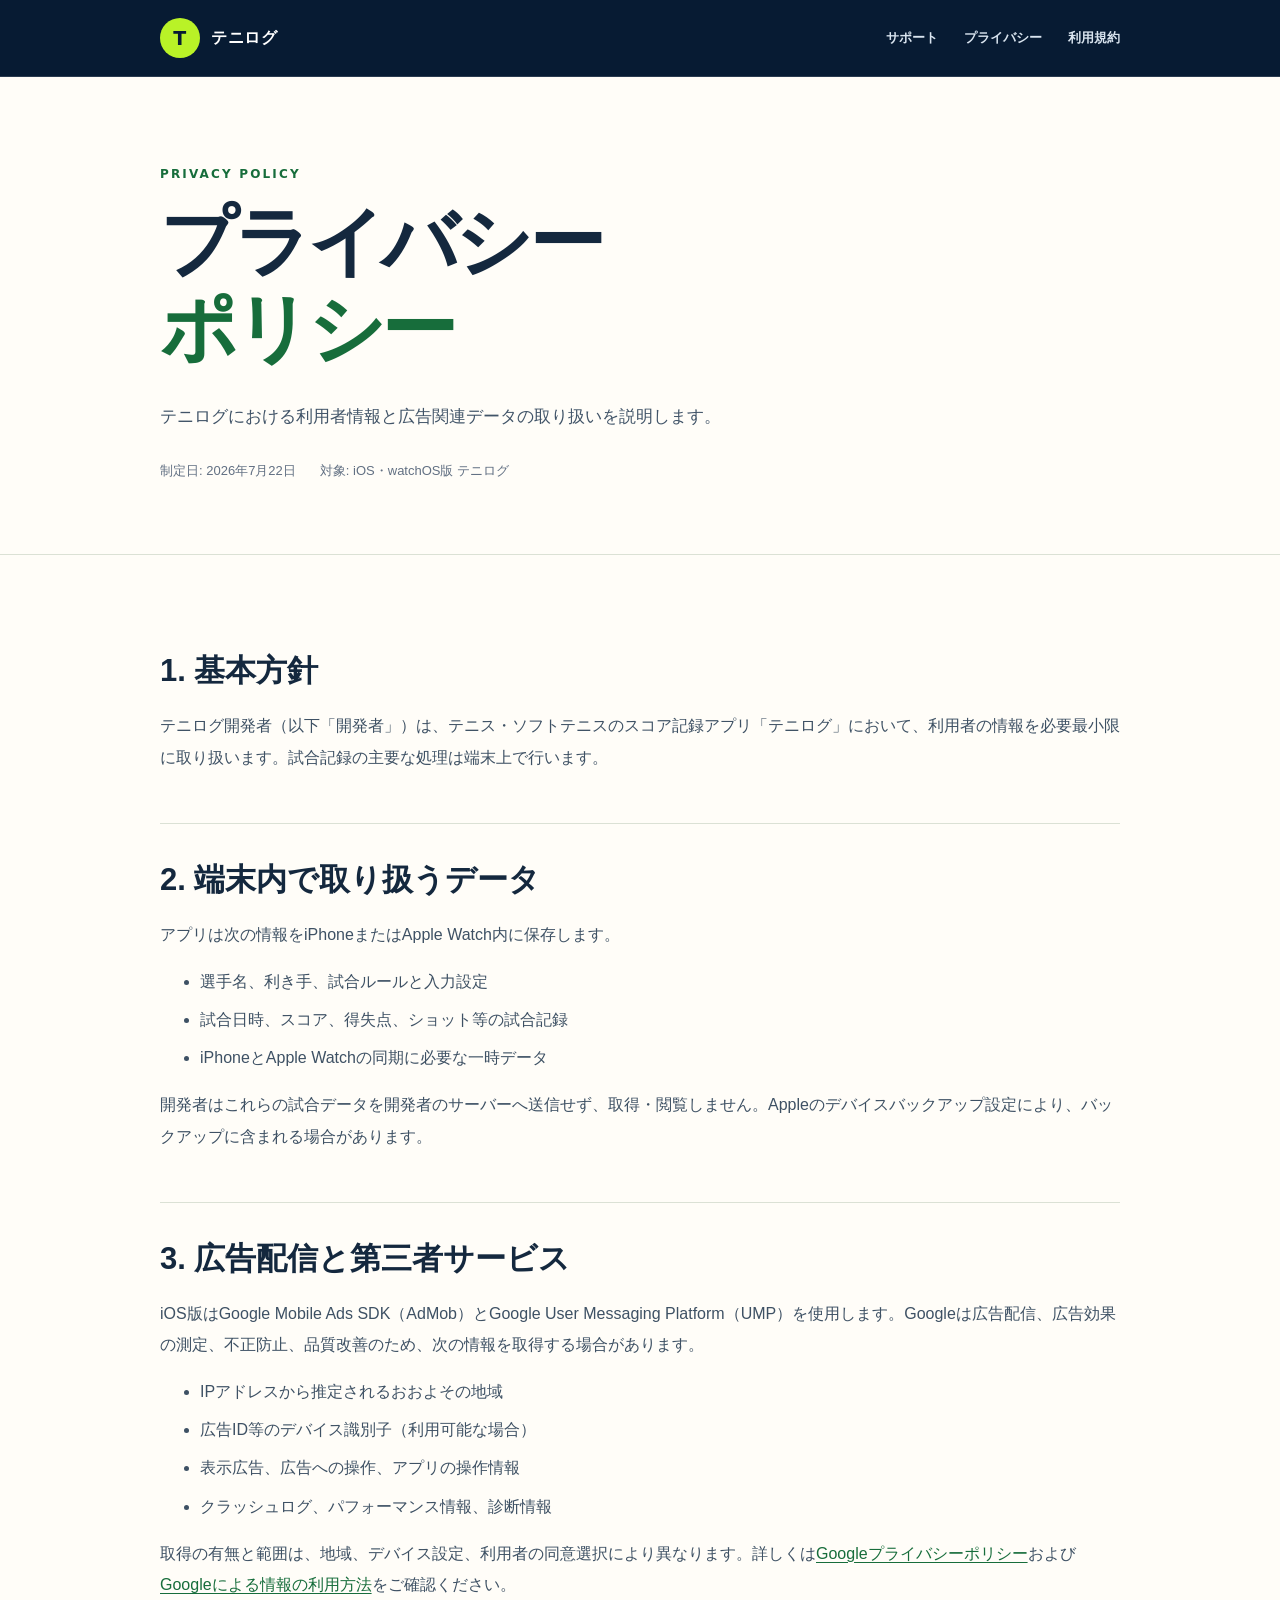
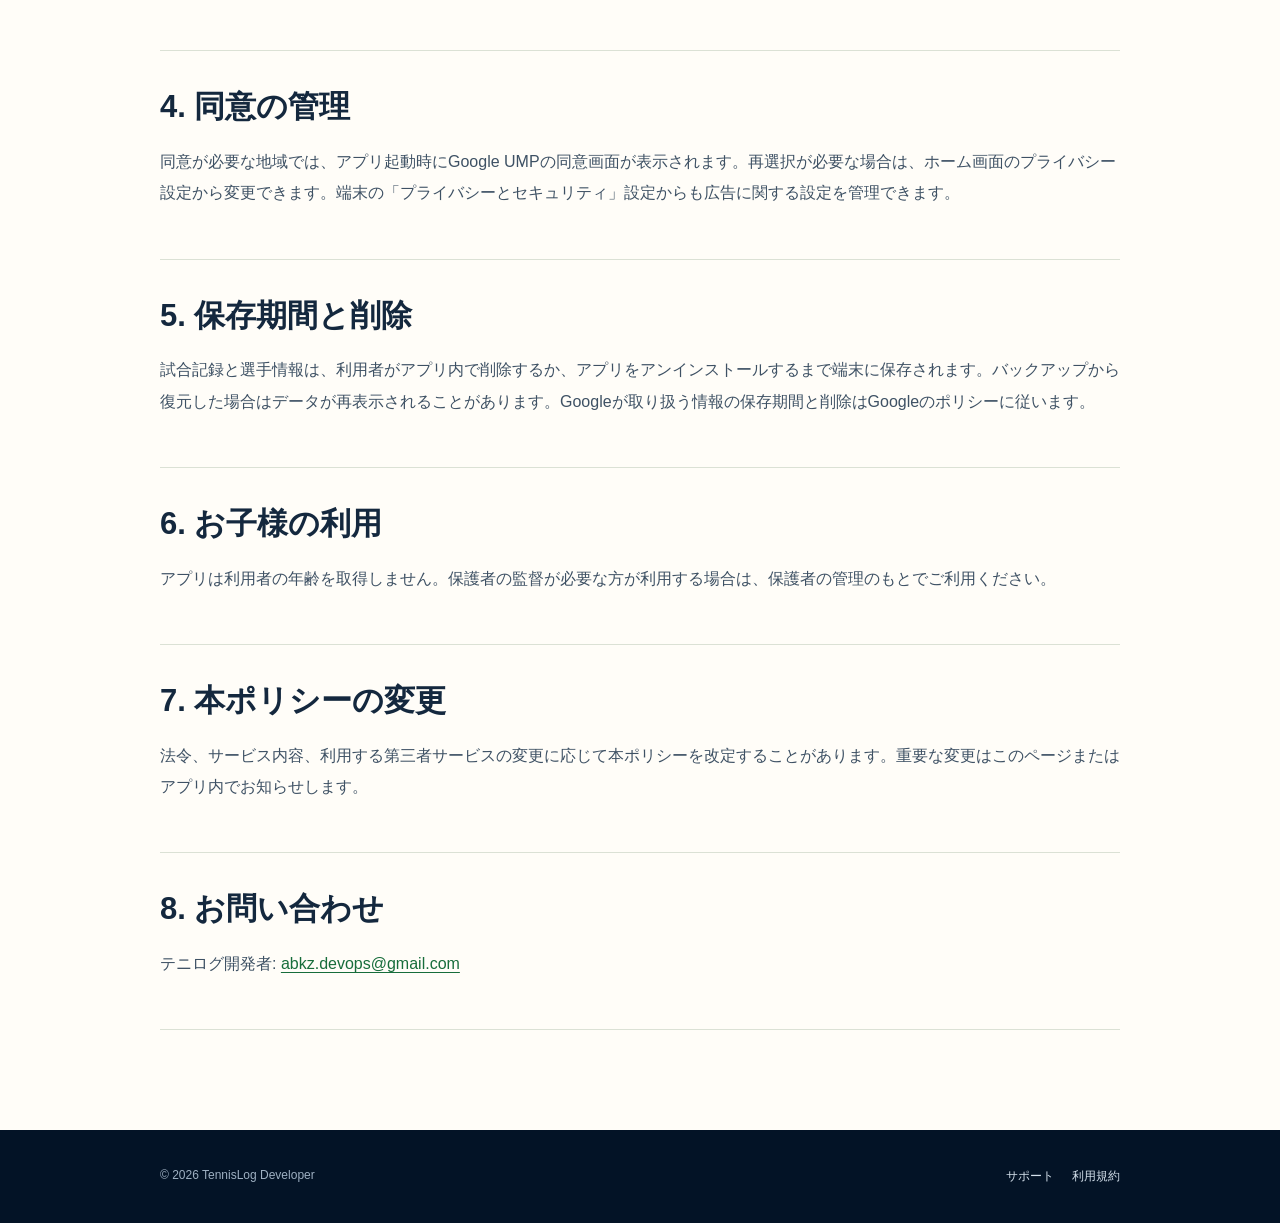
<file: TenniLog/privacy-policy.html>
<!doctype html>
<html lang="ja">
<head>
  <meta charset="utf-8">
  <meta name="viewport" content="width=device-width, initial-scale=1">
  <title>プライバシーポリシー | テニログ</title>
  <meta name="description" content="テニログの個人情報と利用データの取り扱いについて。">
  <link rel="stylesheet" href="site.css">
</head>
<body>
  <header class="site-header">
    <div class="wrap header-inner">
      <a class="brand" href="index.html"><span class="brand-mark">T</span><span>テニログ</span></a>
      <nav aria-label="メインナビゲーション">
        <a href="index.html">サポート</a>
        <a href="privacy-policy.html">プライバシー</a>
        <a href="terms-of-service.html">利用規約</a>
      </nav>
    </div>
  </header>

  <main>
    <section class="hero">
      <div class="wrap">
        <p class="eyebrow">PRIVACY POLICY</p>
        <h1>プライバシー<br><span>ポリシー</span></h1>
        <p class="lead">テニログにおける利用者情報と広告関連データの取り扱いを説明します。</p>
        <div class="meta"><span>制定日: 2026年7月22日</span><span>対象: iOS・watchOS版 テニログ</span></div>
      </div>
    </section>

    <article class="wrap content">
      <section>
        <h2>1. 基本方針</h2>
        <p>テニログ開発者（以下「開発者」）は、テニス・ソフトテニスのスコア記録アプリ「テニログ」において、利用者の情報を必要最小限に取り扱います。試合記録の主要な処理は端末上で行います。</p>
      </section>
      <section>
        <h2>2. 端末内で取り扱うデータ</h2>
        <p>アプリは次の情報をiPhoneまたはApple Watch内に保存します。</p>
        <ul>
          <li>選手名、利き手、試合ルールと入力設定</li>
          <li>試合日時、スコア、得失点、ショット等の試合記録</li>
          <li>iPhoneとApple Watchの同期に必要な一時データ</li>
        </ul>
        <p>開発者はこれらの試合データを開発者のサーバーへ送信せず、取得・閲覧しません。Appleのデバイスバックアップ設定により、バックアップに含まれる場合があります。</p>
      </section>
      <section>
        <h2>3. 広告配信と第三者サービス</h2>
        <p>iOS版はGoogle Mobile Ads SDK（AdMob）とGoogle User Messaging Platform（UMP）を使用します。Googleは広告配信、広告効果の測定、不正防止、品質改善のため、次の情報を取得する場合があります。</p>
        <ul>
          <li>IPアドレスから推定されるおおよその地域</li>
          <li>広告ID等のデバイス識別子（利用可能な場合）</li>
          <li>表示広告、広告への操作、アプリの操作情報</li>
          <li>クラッシュログ、パフォーマンス情報、診断情報</li>
        </ul>
        <p>取得の有無と範囲は、地域、デバイス設定、利用者の同意選択により異なります。詳しくは<a href="https://policies.google.com/privacy" rel="noreferrer">Googleプライバシーポリシー</a>および<a href="https://policies.google.com/technologies/partner-sites" rel="noreferrer">Googleによる情報の利用方法</a>をご確認ください。</p>
      </section>
      <section>
        <h2>4. 同意の管理</h2>
        <p>同意が必要な地域では、アプリ起動時にGoogle UMPの同意画面が表示されます。再選択が必要な場合は、ホーム画面のプライバシー設定から変更できます。端末の「プライバシーとセキュリティ」設定からも広告に関する設定を管理できます。</p>
      </section>
      <section>
        <h2>5. 保存期間と削除</h2>
        <p>試合記録と選手情報は、利用者がアプリ内で削除するか、アプリをアンインストールするまで端末に保存されます。バックアップから復元した場合はデータが再表示されることがあります。Googleが取り扱う情報の保存期間と削除はGoogleのポリシーに従います。</p>
      </section>
      <section>
        <h2>6. お子様の利用</h2>
        <p>アプリは利用者の年齢を取得しません。保護者の監督が必要な方が利用する場合は、保護者の管理のもとでご利用ください。</p>
      </section>
      <section>
        <h2>7. 本ポリシーの変更</h2>
        <p>法令、サービス内容、利用する第三者サービスの変更に応じて本ポリシーを改定することがあります。重要な変更はこのページまたはアプリ内でお知らせします。</p>
      </section>
      <section>
        <h2>8. お問い合わせ</h2>
        <p>テニログ開発者: <a href="mailto:abkz.devops@gmail.com">abkz.devops@gmail.com</a></p>
      </section>
    </article>
  </main>

  <footer class="site-footer">
    <div class="wrap footer-inner"><span>© 2026 TennisLog Developer</span><span class="footer-links"><a href="index.html">サポート</a><a href="terms-of-service.html">利用規約</a></span></div>
  </footer>
</body>
</html>
</file>
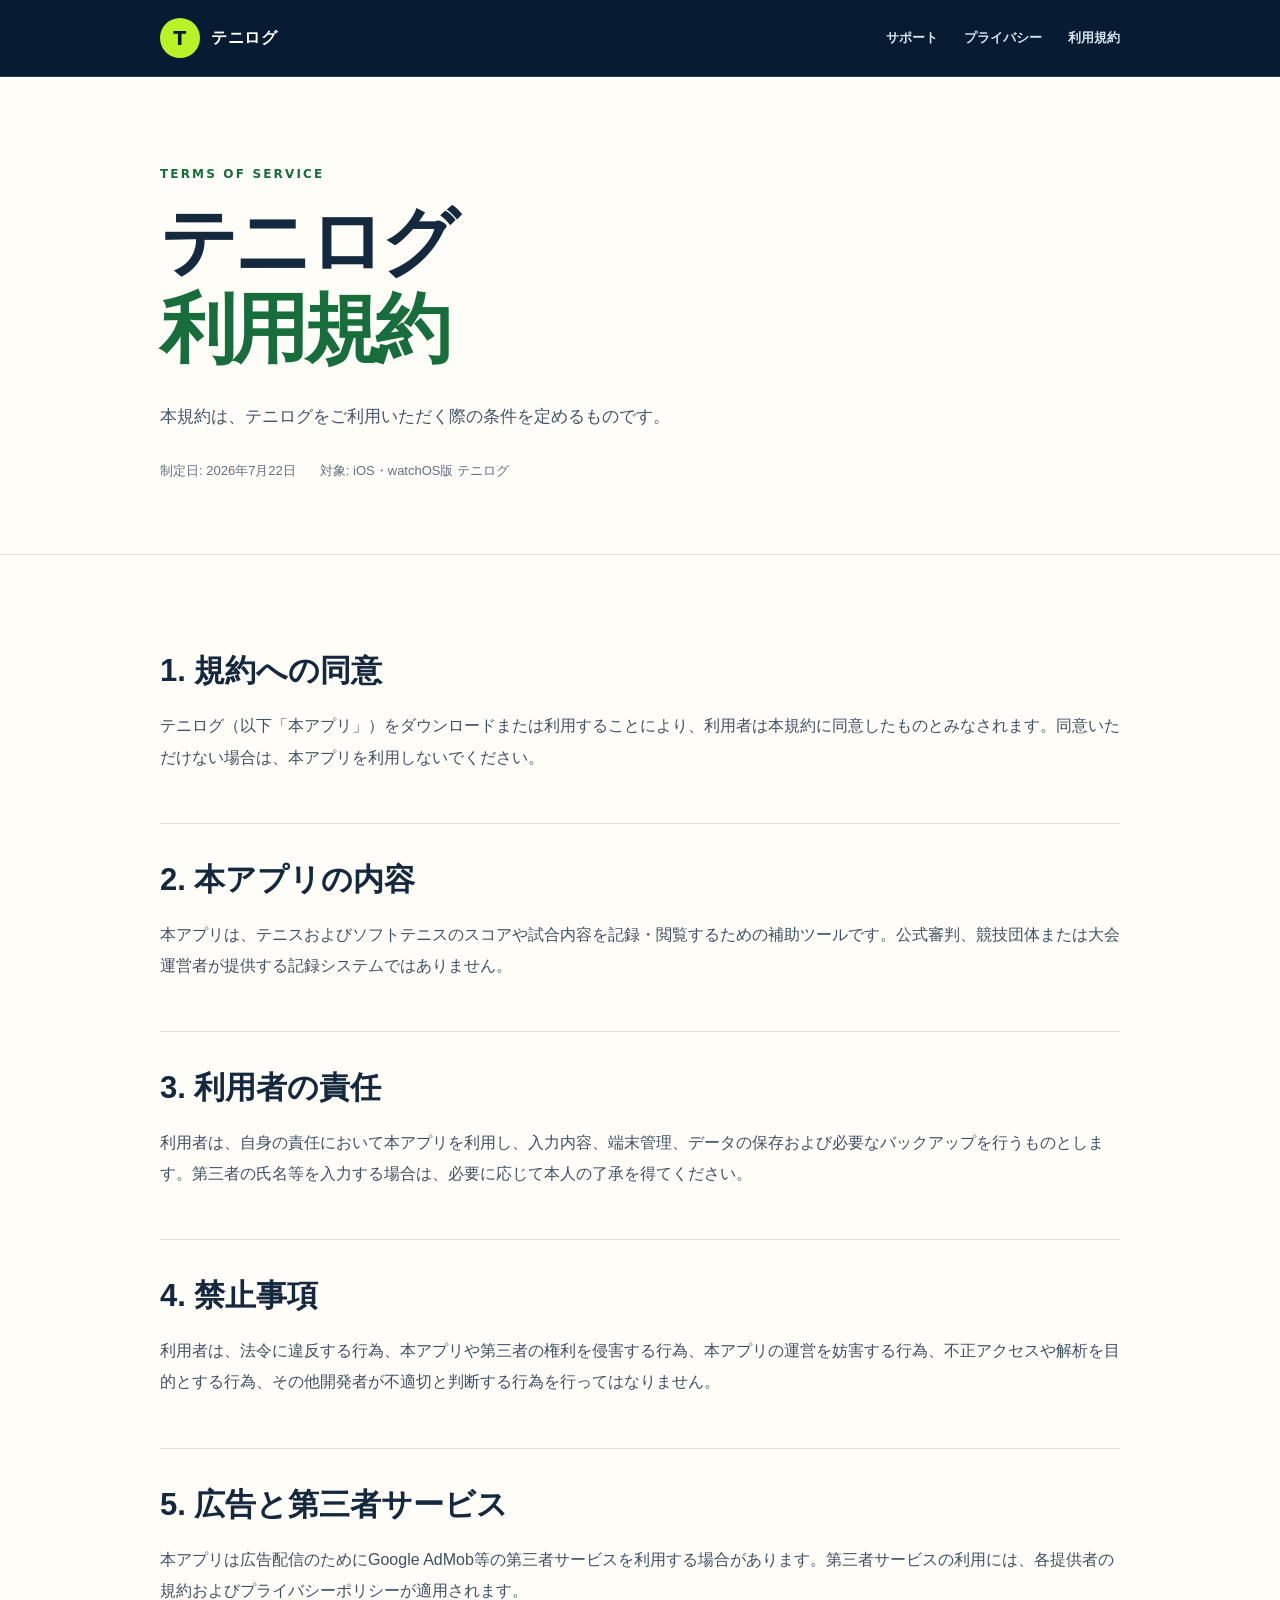
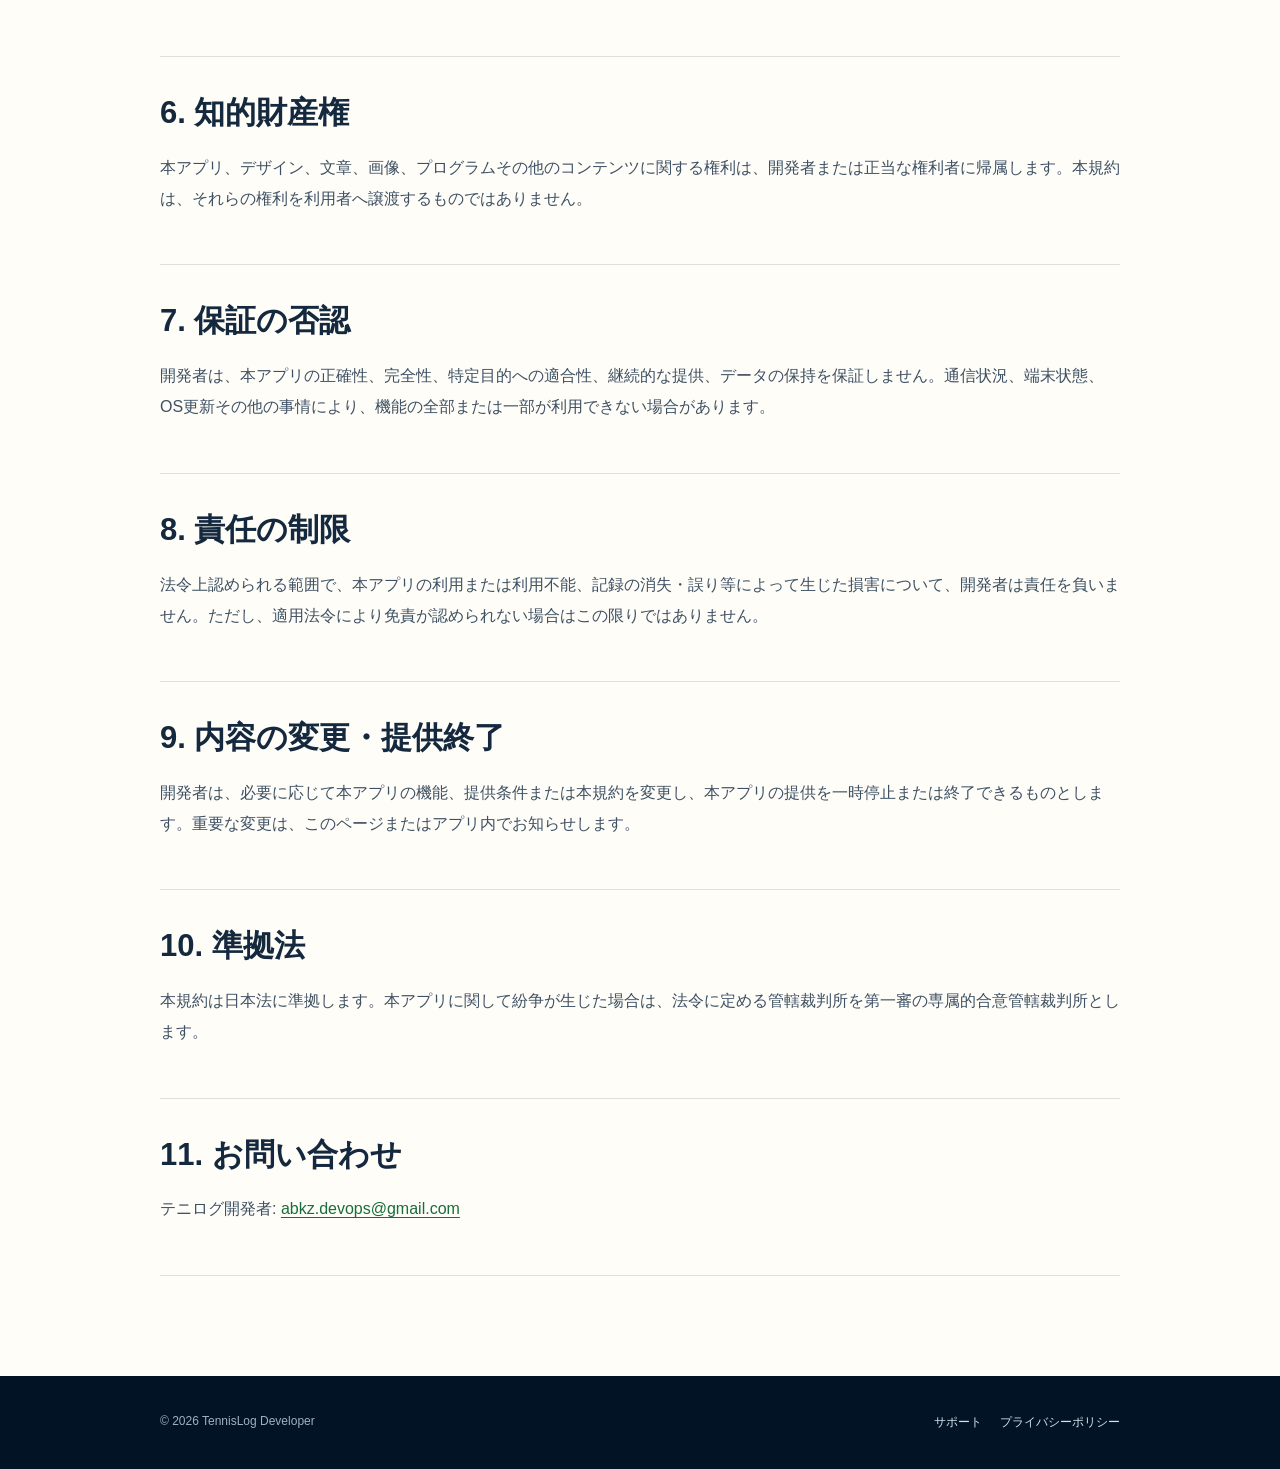
<file: TenniLog/terms-of-service.html>
<!doctype html>
<html lang="ja">
<head>
  <meta charset="utf-8">
  <meta name="viewport" content="width=device-width, initial-scale=1">
  <title>利用規約 | テニログ</title>
  <meta name="description" content="テニログの利用条件について。">
  <link rel="stylesheet" href="site.css">
</head>
<body>
  <header class="site-header">
    <div class="wrap header-inner">
      <a class="brand" href="index.html"><span class="brand-mark">T</span><span>テニログ</span></a>
      <nav aria-label="メインナビゲーション">
        <a href="index.html">サポート</a>
        <a href="privacy-policy.html">プライバシー</a>
        <a href="terms-of-service.html">利用規約</a>
      </nav>
    </div>
  </header>

  <main>
    <section class="hero">
      <div class="wrap">
        <p class="eyebrow">TERMS OF SERVICE</p>
        <h1>テニログ<br><span>利用規約</span></h1>
        <p class="lead">本規約は、テニログをご利用いただく際の条件を定めるものです。</p>
        <div class="meta"><span>制定日: 2026年7月22日</span><span>対象: iOS・watchOS版 テニログ</span></div>
      </div>
    </section>

    <article class="wrap content">
      <section>
        <h2>1. 規約への同意</h2>
        <p>テニログ（以下「本アプリ」）をダウンロードまたは利用することにより、利用者は本規約に同意したものとみなされます。同意いただけない場合は、本アプリを利用しないでください。</p>
      </section>
      <section>
        <h2>2. 本アプリの内容</h2>
        <p>本アプリは、テニスおよびソフトテニスのスコアや試合内容を記録・閲覧するための補助ツールです。公式審判、競技団体または大会運営者が提供する記録システムではありません。</p>
      </section>
      <section>
        <h2>3. 利用者の責任</h2>
        <p>利用者は、自身の責任において本アプリを利用し、入力内容、端末管理、データの保存および必要なバックアップを行うものとします。第三者の氏名等を入力する場合は、必要に応じて本人の了承を得てください。</p>
      </section>
      <section>
        <h2>4. 禁止事項</h2>
        <p>利用者は、法令に違反する行為、本アプリや第三者の権利を侵害する行為、本アプリの運営を妨害する行為、不正アクセスや解析を目的とする行為、その他開発者が不適切と判断する行為を行ってはなりません。</p>
      </section>
      <section>
        <h2>5. 広告と第三者サービス</h2>
        <p>本アプリは広告配信のためにGoogle AdMob等の第三者サービスを利用する場合があります。第三者サービスの利用には、各提供者の規約およびプライバシーポリシーが適用されます。</p>
      </section>
      <section>
        <h2>6. 知的財産権</h2>
        <p>本アプリ、デザイン、文章、画像、プログラムその他のコンテンツに関する権利は、開発者または正当な権利者に帰属します。本規約は、それらの権利を利用者へ譲渡するものではありません。</p>
      </section>
      <section>
        <h2>7. 保証の否認</h2>
        <p>開発者は、本アプリの正確性、完全性、特定目的への適合性、継続的な提供、データの保持を保証しません。通信状況、端末状態、OS更新その他の事情により、機能の全部または一部が利用できない場合があります。</p>
      </section>
      <section>
        <h2>8. 責任の制限</h2>
        <p>法令上認められる範囲で、本アプリの利用または利用不能、記録の消失・誤り等によって生じた損害について、開発者は責任を負いません。ただし、適用法令により免責が認められない場合はこの限りではありません。</p>
      </section>
      <section>
        <h2>9. 内容の変更・提供終了</h2>
        <p>開発者は、必要に応じて本アプリの機能、提供条件または本規約を変更し、本アプリの提供を一時停止または終了できるものとします。重要な変更は、このページまたはアプリ内でお知らせします。</p>
      </section>
      <section>
        <h2>10. 準拠法</h2>
        <p>本規約は日本法に準拠します。本アプリに関して紛争が生じた場合は、法令に定める管轄裁判所を第一審の専属的合意管轄裁判所とします。</p>
      </section>
      <section>
        <h2>11. お問い合わせ</h2>
        <p>テニログ開発者: <a href="mailto:abkz.devops@gmail.com">abkz.devops@gmail.com</a></p>
      </section>
    </article>
  </main>

  <footer class="site-footer">
    <div class="wrap footer-inner"><span>© 2026 TennisLog Developer</span><span class="footer-links"><a href="index.html">サポート</a><a href="privacy-policy.html">プライバシーポリシー</a></span></div>
  </footer>
</body>
</html>
</file>
<file: TenniLog/site.css>
:root {
  --navy: #071b33;
  --green: #b9f227;
  --court: #176d3b;
  --paper: #fffdf8;
  --ink: #14283e;
  --muted: #627083;
  --line: #dbe1d5;
}

* { box-sizing: border-box; }

html { scroll-behavior: smooth; }

body {
  margin: 0;
  color: var(--ink);
  background: var(--paper);
  font-family: -apple-system, BlinkMacSystemFont, "Hiragino Sans", "Yu Gothic", sans-serif;
  -webkit-font-smoothing: antialiased;
}

a { color: inherit; }

.wrap {
  width: min(960px, calc(100% - 40px));
  margin-inline: auto;
}

.site-header {
  color: #fff;
  background: var(--navy);
  border-bottom: 1px solid rgb(255 255 255 / 0.14);
}

.header-inner {
  display: flex;
  align-items: center;
  justify-content: space-between;
  min-height: 76px;
  gap: 24px;
}

.brand {
  display: inline-flex;
  align-items: center;
  gap: 11px;
  font-weight: 800;
  letter-spacing: .04em;
  text-decoration: none;
}

.brand-mark {
  display: grid;
  place-items: center;
  width: 40px;
  height: 40px;
  color: var(--navy);
  background: var(--green);
  border-radius: 50%;
  font: 900 19px/1 system-ui, sans-serif;
}

nav {
  display: flex;
  flex-wrap: wrap;
  justify-content: flex-end;
  gap: 14px 26px;
}

nav a {
  color: #d9e4ef;
  font-size: 13px;
  font-weight: 700;
  text-decoration: none;
}

nav a:hover { color: var(--green); }

.hero {
  padding: 90px 0 74px;
  border-bottom: 1px solid var(--line);
}

.eyebrow {
  margin: 0 0 15px;
  color: var(--court);
  font: 800 12px/1.3 system-ui, sans-serif;
  letter-spacing: .18em;
}

h1 {
  margin: 0;
  font-size: clamp(42px, 8vw, 76px);
  line-height: 1.15;
  letter-spacing: -.055em;
}

.hero h1 span { color: var(--court); }

.lead {
  max-width: 680px;
  margin: 28px 0 0;
  color: #415468;
  font-size: 17px;
  line-height: 2;
}

.english {
  color: var(--muted);
  font: 500 13px/1.8 system-ui, sans-serif;
}

.actions {
  display: flex;
  flex-wrap: wrap;
  gap: 14px;
  margin-top: 34px;
}

.button {
  display: inline-flex;
  align-items: center;
  min-height: 48px;
  padding: 0 22px;
  color: var(--navy);
  background: var(--green);
  border-radius: 999px;
  font-weight: 800;
  text-decoration: none;
}

.button.secondary {
  background: #e8eee5;
}

.content {
  padding: 60px 0 100px;
}

.content section {
  padding: 34px 0;
  border-bottom: 1px solid var(--line);
}

.content h2 {
  margin: 0 0 16px;
  font-size: clamp(23px, 4vw, 31px);
  line-height: 1.45;
}

.content h3 {
  margin: 24px 0 10px;
  font-size: 18px;
}

.content p,
.content li {
  color: #3e5164;
  line-height: 1.95;
}

.content li + li { margin-top: 7px; }

.content a {
  color: var(--court);
  text-underline-offset: 3px;
}

.meta {
  display: flex;
  flex-wrap: wrap;
  gap: 10px 24px;
  margin-top: 28px;
  color: var(--muted);
  font-size: 13px;
}

.faq details { border-top: 1px solid var(--line); }
.faq details:last-child { border-bottom: 1px solid var(--line); }
.faq summary { cursor: pointer; padding: 22px 42px 22px 0; font-weight: 800; }
.faq details p { margin-top: 0; }

.notice {
  padding: 18px 20px;
  color: #6d5100;
  background: #fff2bf;
  border-radius: 12px;
}

.site-footer {
  padding: 38px 0;
  color: #9eb0c2;
  background: #031326;
  font-size: 12px;
}

.footer-inner {
  display: flex;
  flex-wrap: wrap;
  justify-content: space-between;
  gap: 18px;
}

.footer-links { display: flex; flex-wrap: wrap; gap: 18px; }
.footer-links a { color: #d5e1ec; text-decoration: none; }

@media (max-width: 640px) {
  .wrap { width: min(100% - 28px, 960px); }
  .header-inner { align-items: flex-start; flex-direction: column; padding: 16px 0; }
  nav { justify-content: flex-start; }
  .hero { padding: 60px 0 52px; }
  .content { padding: 36px 0 72px; }
}
</file>
